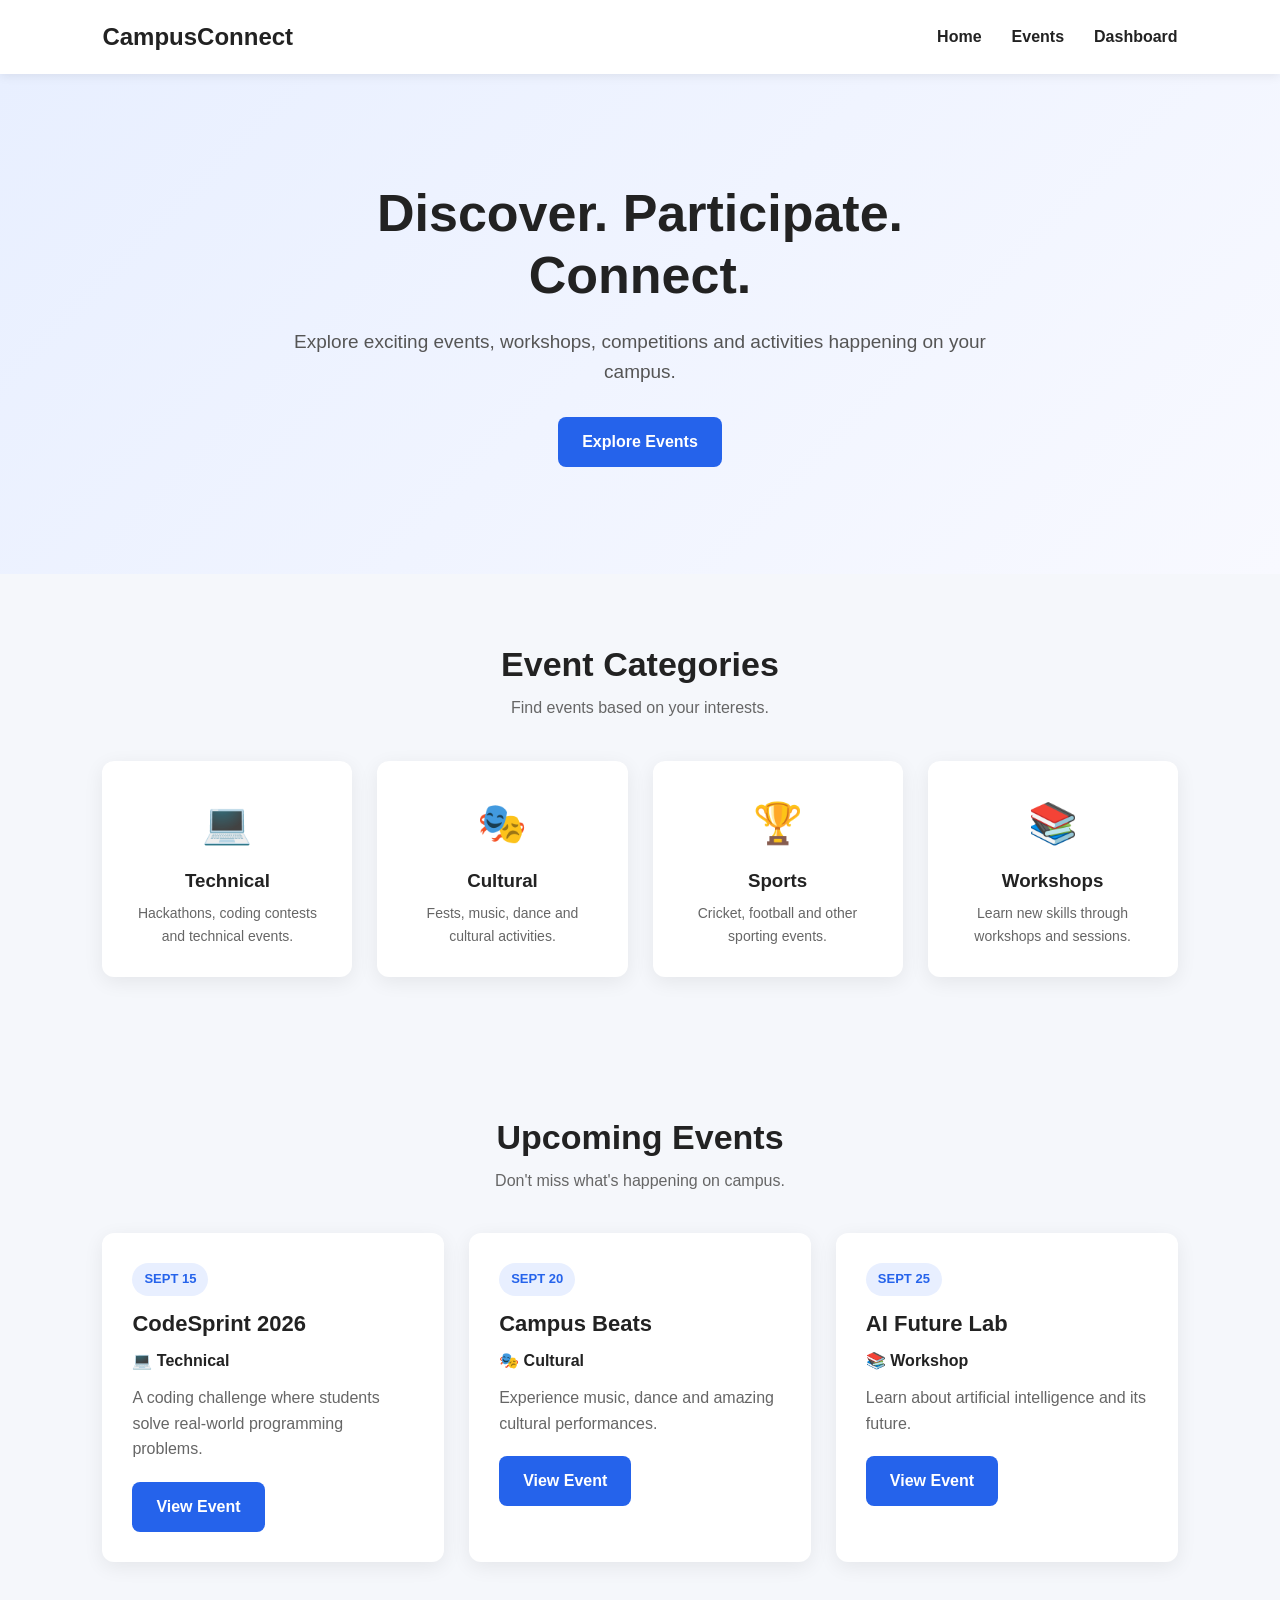
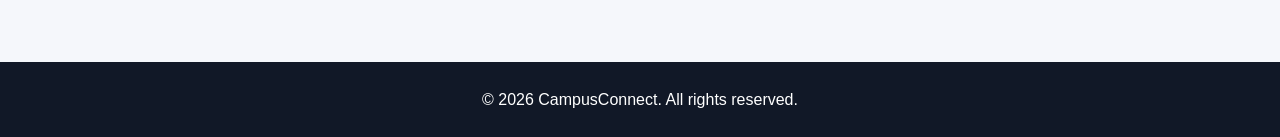
<file: index.html>
<!DOCTYPE html>
<html lang="en">

<head>

    <meta charset="UTF-8">

    <meta name="viewport"
          content="width=device-width, initial-scale=1.0">

    <title>CampusConnect</title>

    <link rel="stylesheet"
          href="css/style.css">

</head>

<body>

    <!-- Navigation Bar -->

    <nav class="navbar">

        <div class="logo">
            CampusConnect
        </div>

        <div class="nav-links">

            <a href="index.html">
                Home
            </a>

            <a href="events.html">
                Events
            </a>

            <a href="dashboard.html">
                Dashboard
            </a>

        </div>

    </nav>


    <!-- Hero Section -->

    <section class="hero">

        <div class="hero-content">

            <h1>
                Discover. Participate. Connect.
            </h1>

            <p>
                Explore exciting events, workshops,
                competitions and activities happening
                on your campus.
            </p>

            <a href="events.html"
               class="btn">
                Explore Events
            </a>

        </div>

    </section>


    <!-- Categories Section -->

    <section class="categories">

        <h2>
            Event Categories
        </h2>

        <p class="section-text">
            Find events based on your interests.
        </p>

        <div class="category-grid">

            <div class="category-card">
                <div class="category-icon">
                    💻
                </div>

                <h3>
                    Technical
                </h3>

                <p>
                    Hackathons, coding contests
                    and technical events.
                </p>
            </div>


            <div class="category-card">
                <div class="category-icon">
                    🎭
                </div>

                <h3>
                    Cultural
                </h3>

                <p>
                    Fests, music, dance and
                    cultural activities.
                </p>
            </div>


            <div class="category-card">
                <div class="category-icon">
                    🏆
                </div>

                <h3>
                    Sports
                </h3>

                <p>
                    Cricket, football and
                    other sporting events.
                </p>
            </div>


            <div class="category-card">
                <div class="category-icon">
                    📚
                </div>

                <h3>
                    Workshops
                </h3>

                <p>
                    Learn new skills through
                    workshops and sessions.
                </p>
            </div>

        </div>

    </section>


    <!-- Upcoming Events -->

    <section class="events-section">

        <h2>
            Upcoming Events
        </h2>

        <p class="section-text">
            Don't miss what's happening on campus.
        </p>


        <div class="event-grid">


            <!-- Event 1 -->

            <div class="event-card">

                <div class="event-date">
                    SEPT 15
                </div>

                <h3>
                    CodeSprint 2026
                </h3>

                <p class="event-category">
                    💻 Technical
                </p>

                <p>
                    A coding challenge where
                    students solve real-world
                    programming problems.
                </p>

                <a href="events.html"
                   class="btn">
                    View Event
                </a>

            </div>


            <!-- Event 2 -->

            <div class="event-card">

                <div class="event-date">
                    SEPT 20
                </div>

                <h3>
                    Campus Beats
                </h3>

                <p class="event-category">
                    🎭 Cultural
                </p>

                <p>
                    Experience music, dance and
                    amazing cultural performances.
                </p>

                <a href="events.html"
                   class="btn">
                    View Event
                </a>

            </div>


            <!-- Event 3 -->

            <div class="event-card">

                <div class="event-date">
                    SEPT 25
                </div>

                <h3>
                    AI Future Lab
                </h3>

                <p class="event-category">
                    📚 Workshop
                </p>

                <p>
                    Learn about artificial
                    intelligence and its future.
                </p>

                <a href="events.html"
                   class="btn">
                    View Event
                </a>

            </div>

        </div>

    </section>


    <!-- Footer -->

    <footer>

        <p>
            © 2026 CampusConnect.
            All rights reserved.
        </p>

    </footer>

</body>

</html>
</file>
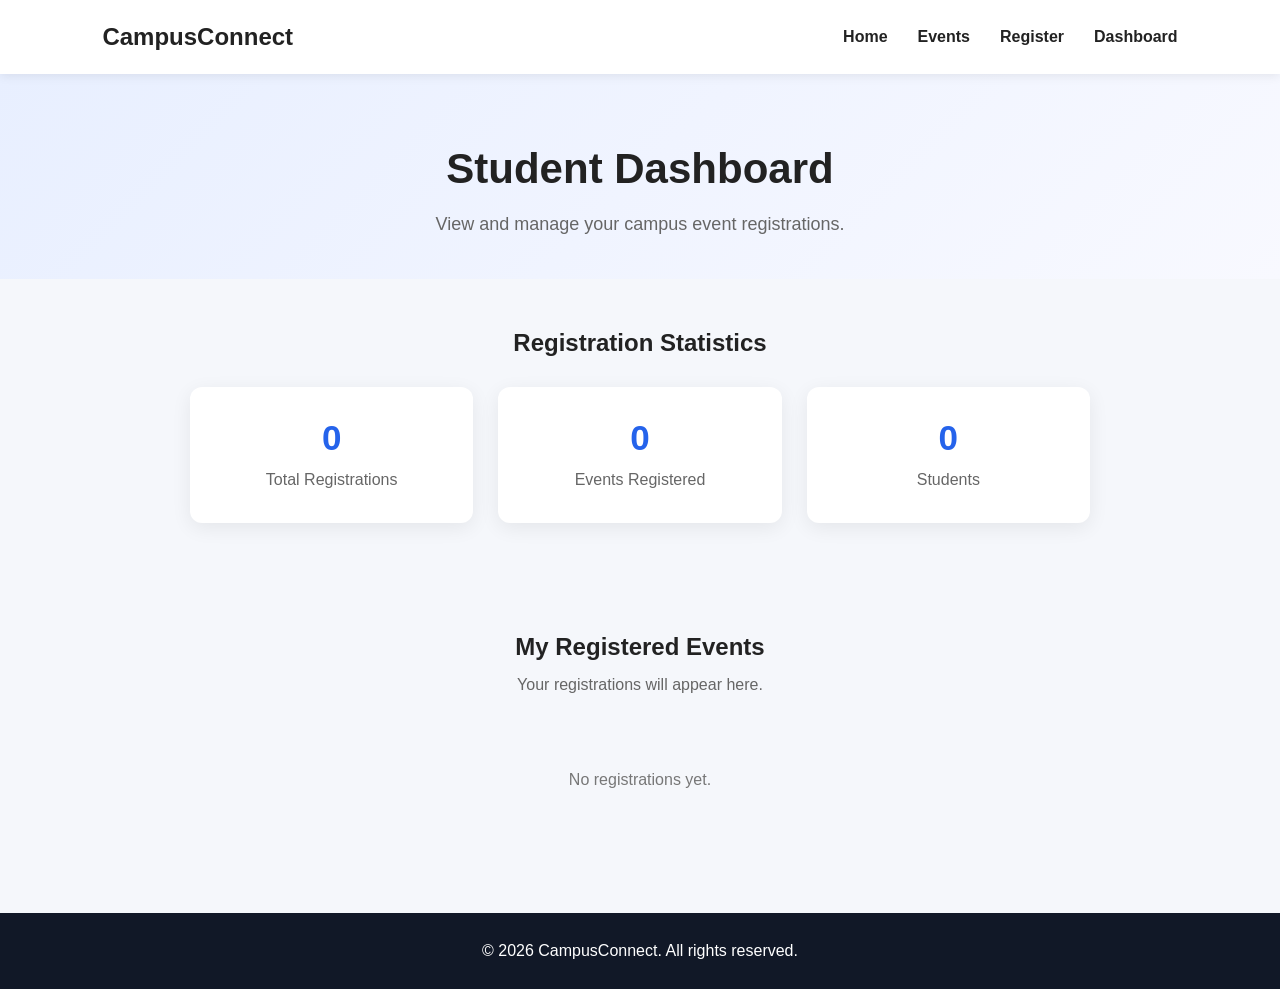
<file: dashboard/public/index.html>
<!DOCTYPE html>
<html lang="en">
<head>
    <meta charset="UTF-8">
    <meta name="viewport" content="width=device-width, initial-scale=1.0">

    <title>Student Dashboard - CampusConnect</title>

    <link rel="stylesheet" href="css/style.css">
    <link rel="stylesheet" href="css/dashboard.css">
</head>

<body>

    <nav class="navbar">
        <div class="logo">CampusConnect</div>

        <div class="nav-links">
            <a href="/">Home</a>
            <a href="/events/">Events</a>
            <a href="/register/">Register</a>
            <a href="/dashboard/">Dashboard</a>
        </div>
    </nav>

    <section class="dashboard-header">
        <h1>Student Dashboard</h1>
        <p>View and manage your campus event registrations.</p>
    </section>

    <!-- Registration Statistics -->
    <section class="statistics-section">
        <h2>Registration Statistics</h2>

        <div class="statistics-grid">

            <div class="stat-card">
                <h3 id="totalRegistrations">0</h3>
                <p>Total Registrations</p>
            </div>

            <div class="stat-card">
                <h3 id="uniqueEvents">0</h3>
                <p>Events Registered</p>
            </div>

            <div class="stat-card">
                <h3 id="studentCount">0</h3>
                <p>Students</p>
            </div>

        </div>
    </section>

    <!-- Registered Events -->
    <section class="registered-section">
        <h2>My Registered Events</h2>

        <p class="section-text">
            Your registrations will appear here.
        </p>

        <div
            id="registeredEvents"
            class="registered-events"
            aria-live="polite">
        </div>

        <p id="emptyMessage" class="empty-message">
            No registrations yet.
        </p>
    </section>

    <footer>
        <p>© 2026 CampusConnect. All rights reserved.</p>
    </footer>

    <script src="js/dashboard.js"></script>

</body>
</html>
</file>
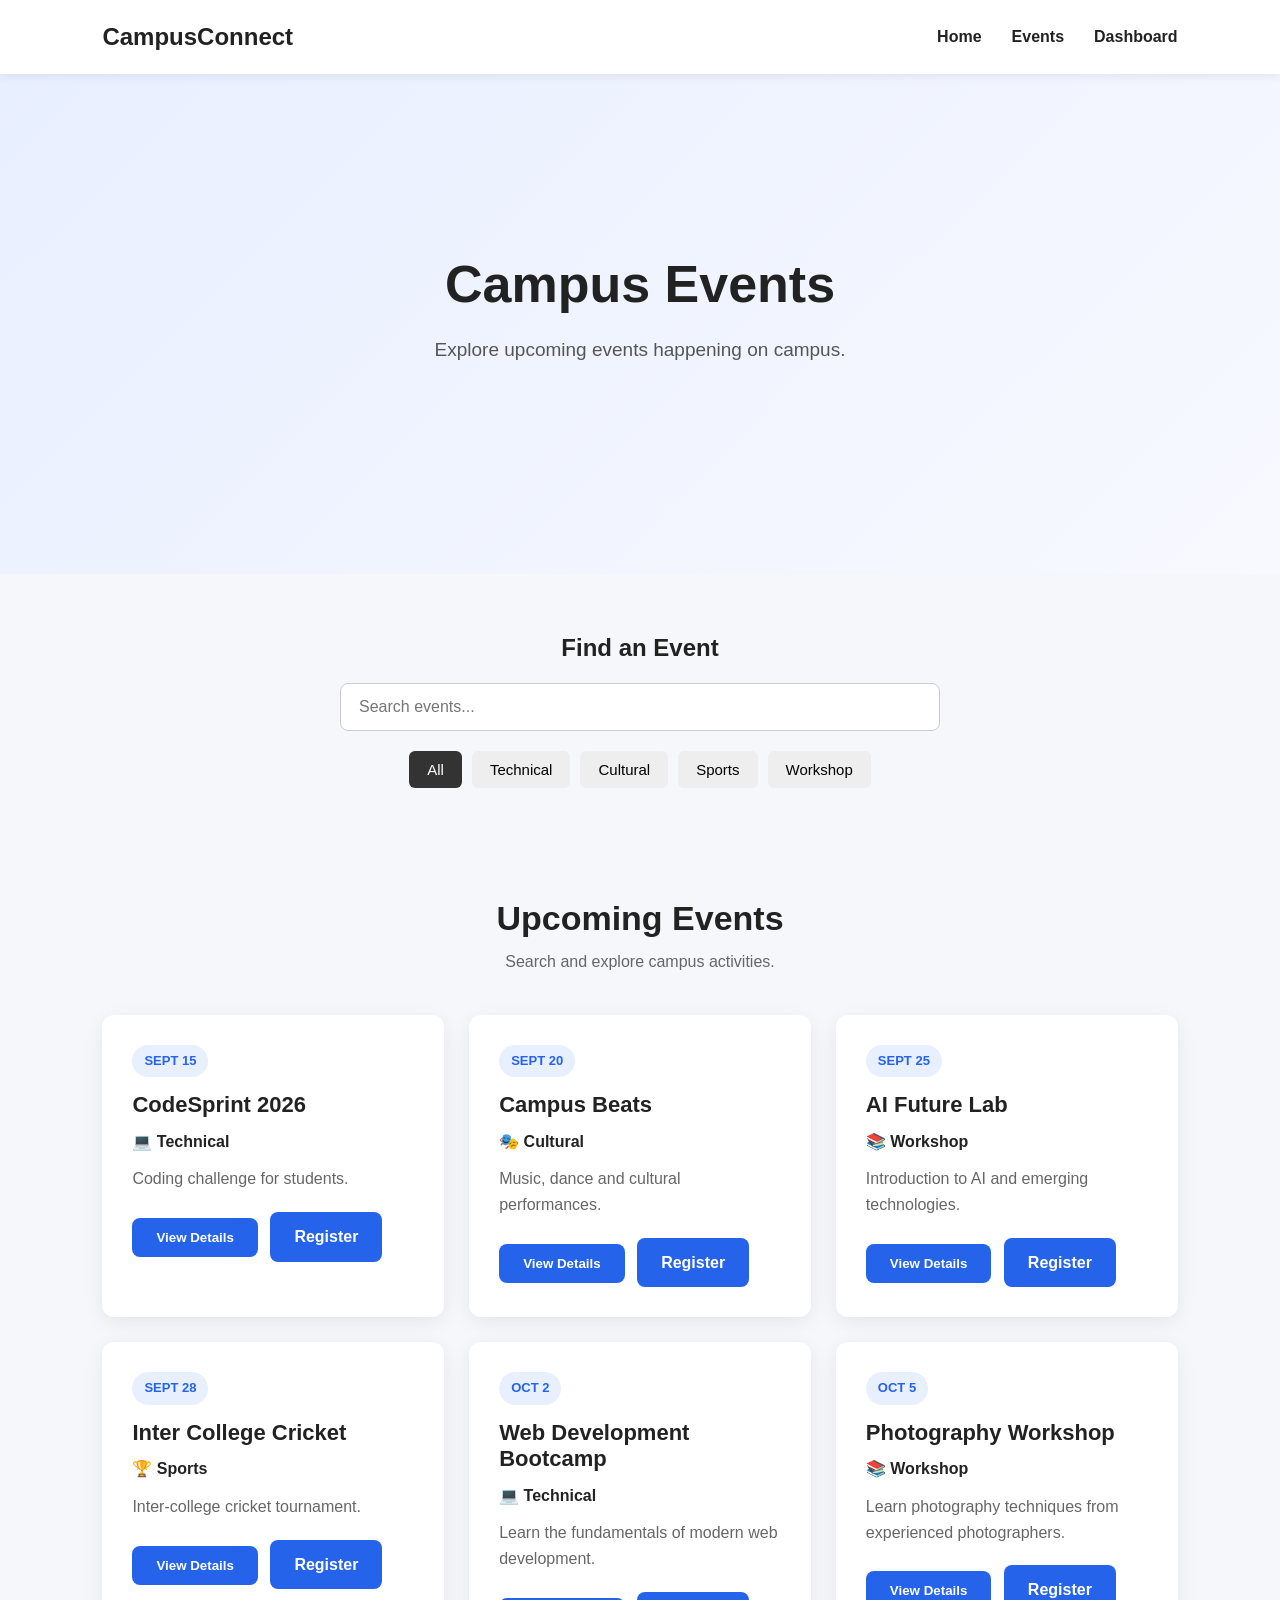
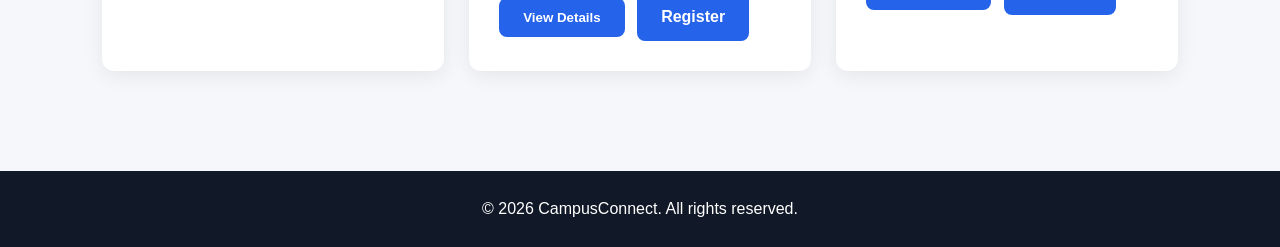
<file: events/public/index.html>
<!DOCTYPE html>
<html lang="en">

<head>

    <meta charset="UTF-8">

    <meta name="viewport"
          content="width=device-width, initial-scale=1.0">

    <title>Campus Events</title>

    <link rel="stylesheet"
          href="css/style.css">

</head>

<body>

    <!-- Navigation -->

    <nav class="navbar">

        <div class="logo">
            CampusConnect
        </div>

        <div class="nav-links">

            <a href="/">
                Home
            </a>

            <a href="/events/">
                Events
            </a>

            <a href="/dashboard/">
                Dashboard
            </a>

        </div>

    </nav>


    <!-- Event Header -->

    <section class="hero">

        <div class="hero-content">

            <h1>
                Campus Events
            </h1>

            <p>
                Explore upcoming events
                happening on campus.
            </p>

        </div>

    </section>


    <!-- Search and Filter -->

    <section class="event-controls">

        <h2>
            Find an Event
        </h2>

        <input
            type="text"
            id="searchInput"
            placeholder="Search events..."
        >

        <div class="filter-buttons">

            <button class="filter-btn active"
                    data-category="All">
                All
            </button>

            <button class="filter-btn"
                    data-category="Technical">
                Technical
            </button>

            <button class="filter-btn"
                    data-category="Cultural">
                Cultural
            </button>

            <button class="filter-btn"
                    data-category="Sports">
                Sports
            </button>

            <button class="filter-btn"
                    data-category="Workshop">
                Workshop
            </button>

        </div>

    </section>


    <!-- Event List -->

    <section class="events-section">

        <h2>
            Upcoming Events
        </h2>

        <p class="section-text">
            Search and explore campus activities.
        </p>


        <div class="event-grid" id="eventGrid">


            <!-- Event 1 -->

            <div class="event-card"
                 data-category="Technical"
                 data-title="CodeSprint 2026">

                <div class="event-date">
                    SEPT 15
                </div>

                <h3>
                    CodeSprint 2026
                </h3>

                <p class="event-category">
                    💻 Technical
                </p>

                <p>
                    Coding challenge for students.
                </p>

                <button class="btn details-btn">
                    View Details
                </button>

                <a href="/register/"
                   class="btn">
                    Register
                </a>

            </div>


            <!-- Event 2 -->

            <div class="event-card"
                 data-category="Cultural"
                 data-title="Campus Beats">

                <div class="event-date">
                    SEPT 20
                </div>

                <h3>
                    Campus Beats
                </h3>

                <p class="event-category">
                    🎭 Cultural
                </p>

                <p>
                    Music, dance and cultural
                    performances.
                </p>

                <button class="btn details-btn">
                    View Details
                </button>

                <a href="/register/"
                   class="btn">
                    Register
                </a>

            </div>


            <!-- Event 3 -->

            <div class="event-card"
                 data-category="Workshop"
                 data-title="AI Future Lab">

                <div class="event-date">
                    SEPT 25
                </div>

                <h3>
                    AI Future Lab
                </h3>

                <p class="event-category">
                    📚 Workshop
                </p>

                <p>
                    Introduction to AI and
                    emerging technologies.
                </p>

                <button class="btn details-btn">
                    View Details
                </button>

                <a href="/register/"
                   class="btn">
                    Register
                </a>

            </div>


            <!-- Event 4 -->

            <div class="event-card"
                 data-category="Sports"
                 data-title="Inter College Cricket">

                <div class="event-date">
                    SEPT 28
                </div>

                <h3>
                    Inter College Cricket
                </h3>

                <p class="event-category">
                    🏆 Sports
                </p>

                <p>
                    Inter-college cricket
                    tournament.
                </p>

                <button class="btn details-btn">
                    View Details
                </button>

                <a href="/register/"
                   class="btn">
                    Register
                </a>

            </div>


            <!-- Event 5 -->

            <div class="event-card"
                 data-category="Technical"
                 data-title="Web Development Bootcamp">

                <div class="event-date">
                    OCT 2
                </div>

                <h3>
                    Web Development Bootcamp
                </h3>

                <p class="event-category">
                    💻 Technical
                </p>

                <p>
                    Learn the fundamentals of
                    modern web development.
                </p>

                <button class="btn details-btn">
                    View Details
                </button>

                <a href="/register/"
                   class="btn">
                    Register
                </a>

            </div>


            <!-- Event 6 -->

            <div class="event-card"
                 data-category="Workshop"
                 data-title="Photography Workshop">

                <div class="event-date">
                    OCT 5
                </div>

                <h3>
                    Photography Workshop
                </h3>

                <p class="event-category">
                    📚 Workshop
                </p>

                <p>
                    Learn photography techniques
                    from experienced photographers.
                </p>

                <button class="btn details-btn">
                    View Details
                </button>

                <a href="/register/"
                   class="btn">
                    Register
                </a>

            </div>


        </div>

        <p id="noResults" class="no-results">
            No events found.
        </p>

    </section>


    <!-- Event Details Popup -->

    <div id="detailsModal" class="details-modal">

        <div class="details-box">

            <button id="closeModal"
                    class="close-btn">
                ×
            </button>

            <h2 id="modalTitle">
                Event Details
            </h2>

            <p id="modalCategory"></p>

            <p id="modalDate"></p>

            <p id="modalDescription"></p>

            <a href="/register/"
               class="btn">
                Register for Event
            </a>

        </div>

    </div>


    <footer>

        <p>
            © 2026 CampusConnect.
            All rights reserved.
        </p>

    </footer>


    <!-- Member 3 JavaScript -->

    <script src="js/events.js"></script>

</body>

</html>
</file>
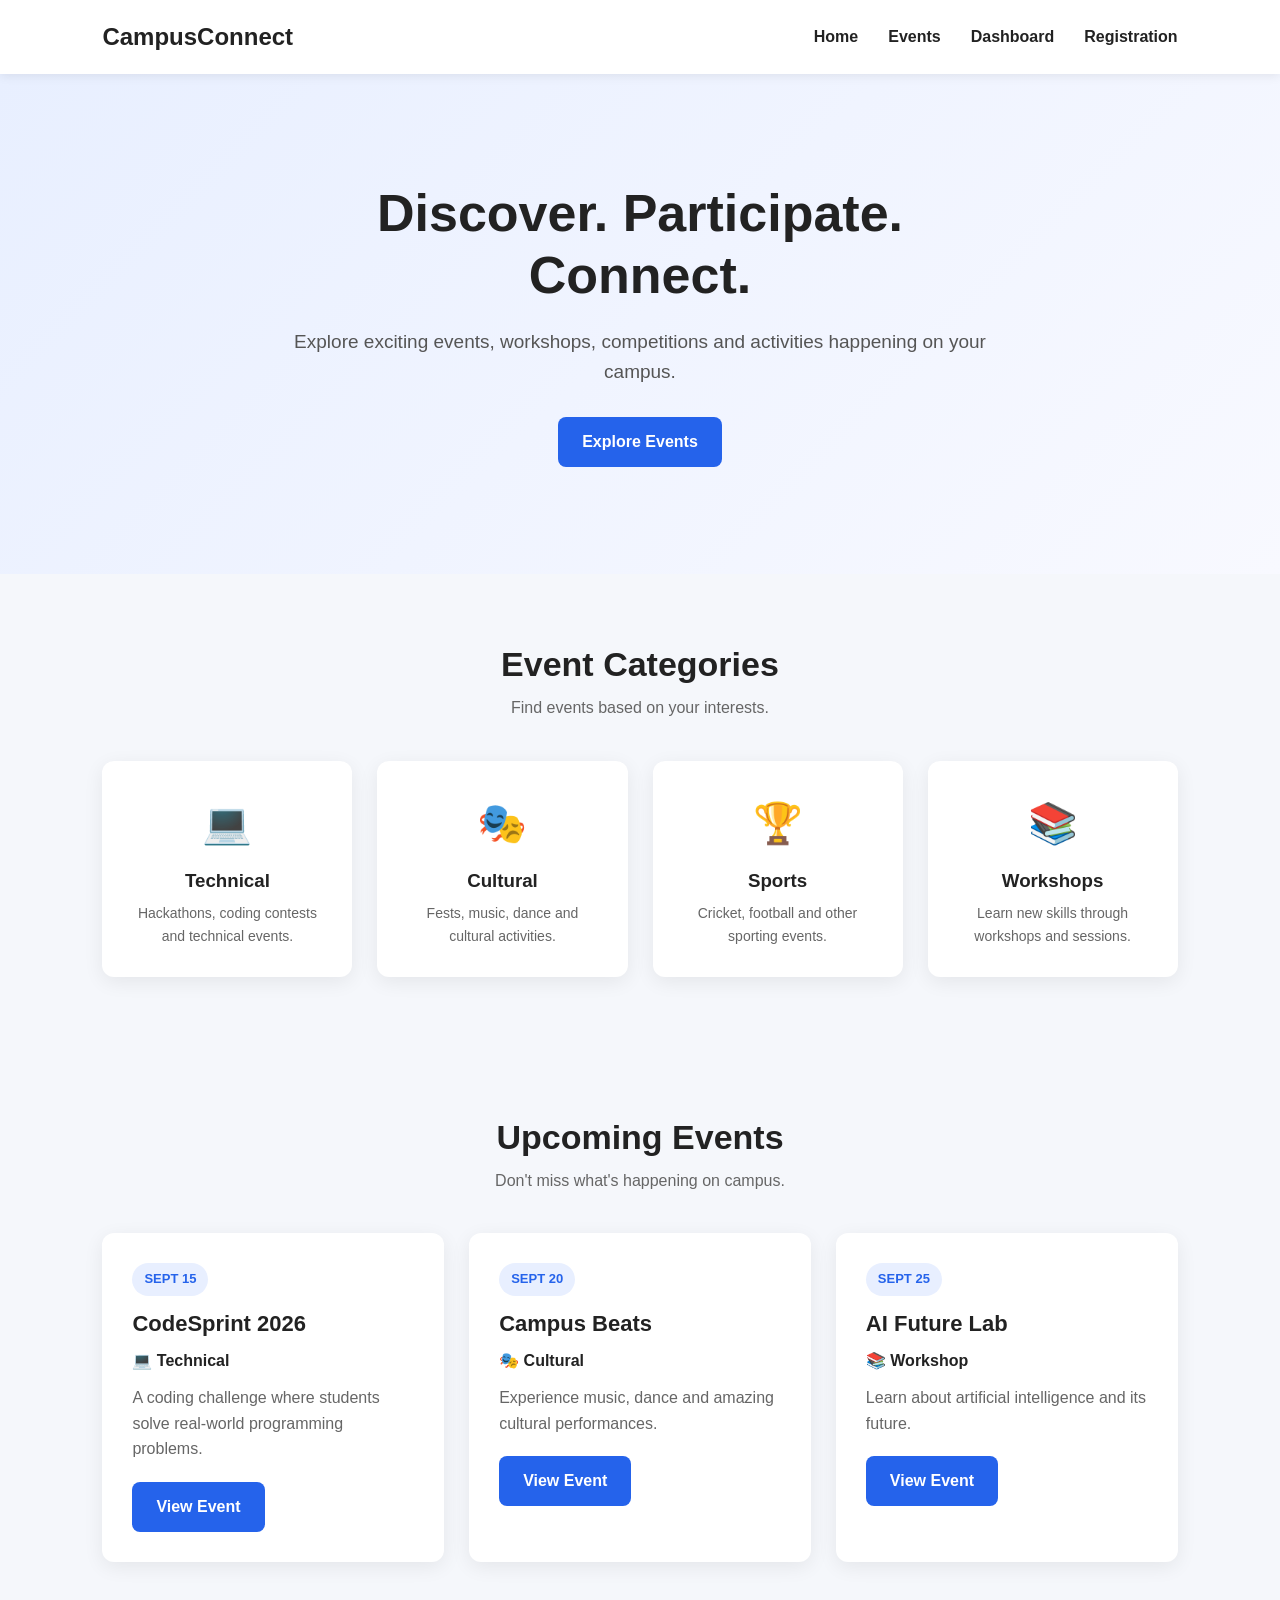
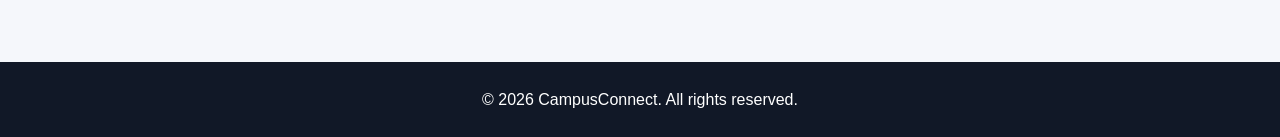
<file: home/public/index.html>
<!DOCTYPE html>
<html lang="en">

<head>
    <meta charset="UTF-8">
    <meta name="viewport" content="width=device-width, initial-scale=1.0">
    <title>CampusConnect</title>

    <link rel="stylesheet" href="/css/style.css">
</head>

<body>

    <!-- Navigation Bar -->
    <nav class="navbar">

        <div class="logo">
            CampusConnect
        </div>

        <div class="nav-links">
            <a href="/">Home</a>
            <a href="/events/">Events</a>
            <a href="/dashboard/">Dashboard</a>
            <a href="/register/">Registration</a>
        </div>

    </nav>

    <!-- Hero Section -->
    <section class="hero">

        <div class="hero-content">

            <h1>
                Discover. Participate. Connect.
            </h1>

            <p>
                Explore exciting events, workshops,
                competitions and activities happening
                on your campus.
            </p>

            <a href="/events/" class="btn">
                Explore Events
            </a>

        </div>

    </section>

    <!-- Categories Section -->
    <section class="categories">

        <h2>Event Categories</h2>

        <p class="section-text">
            Find events based on your interests.
        </p>

        <div class="category-grid">

            <div class="category-card">
                <div class="category-icon">💻</div>
                <h3>Technical</h3>
                <p>
                    Hackathons, coding contests
                    and technical events.
                </p>
            </div>

            <div class="category-card">
                <div class="category-icon">🎭</div>
                <h3>Cultural</h3>
                <p>
                    Fests, music, dance and
                    cultural activities.
                </p>
            </div>

            <div class="category-card">
                <div class="category-icon">🏆</div>
                <h3>Sports</h3>
                <p>
                    Cricket, football and
                    other sporting events.
                </p>
            </div>

            <div class="category-card">
                <div class="category-icon">📚</div>
                <h3>Workshops</h3>
                <p>
                    Learn new skills through
                    workshops and sessions.
                </p>
            </div>

        </div>

    </section>

    <!-- Upcoming Events -->
    <section class="events-section">

        <h2>Upcoming Events</h2>

        <p class="section-text">
            Don't miss what's happening on campus.
        </p>

        <div class="event-grid">

            <!-- Event 1 -->
            <div class="event-card">

                <div class="event-date">SEPT 15</div>

                <h3>CodeSprint 2026</h3>

                <p class="event-category">
                    💻 Technical
                </p>

                <p>
                    A coding challenge where
                    students solve real-world
                    programming problems.
                </p>

                <a href="/events/" class="btn">
                    View Event
                </a>

            </div>

            <!-- Event 2 -->
            <div class="event-card">

                <div class="event-date">SEPT 20</div>

                <h3>Campus Beats</h3>

                <p class="event-category">
                    🎭 Cultural
                </p>

                <p>
                    Experience music, dance and
                    amazing cultural performances.
                </p>

                <a href="/events/" class="btn">
                    View Event
                </a>

            </div>

            <!-- Event 3 -->
            <div class="event-card">

                <div class="event-date">SEPT 25</div>

                <h3>AI Future Lab</h3>

                <p class="event-category">
                    📚 Workshop
                </p>

                <p>
                    Learn about artificial
                    intelligence and its future.
                </p>

                <a href="/events/" class="btn">
                    View Event
                </a>

            </div>

        </div>

    </section>

    <!-- Footer -->
    <footer>

        <p>
            © 2026 CampusConnect.
            All rights reserved.
        </p>

    </footer>

</body>
</html>
</file>
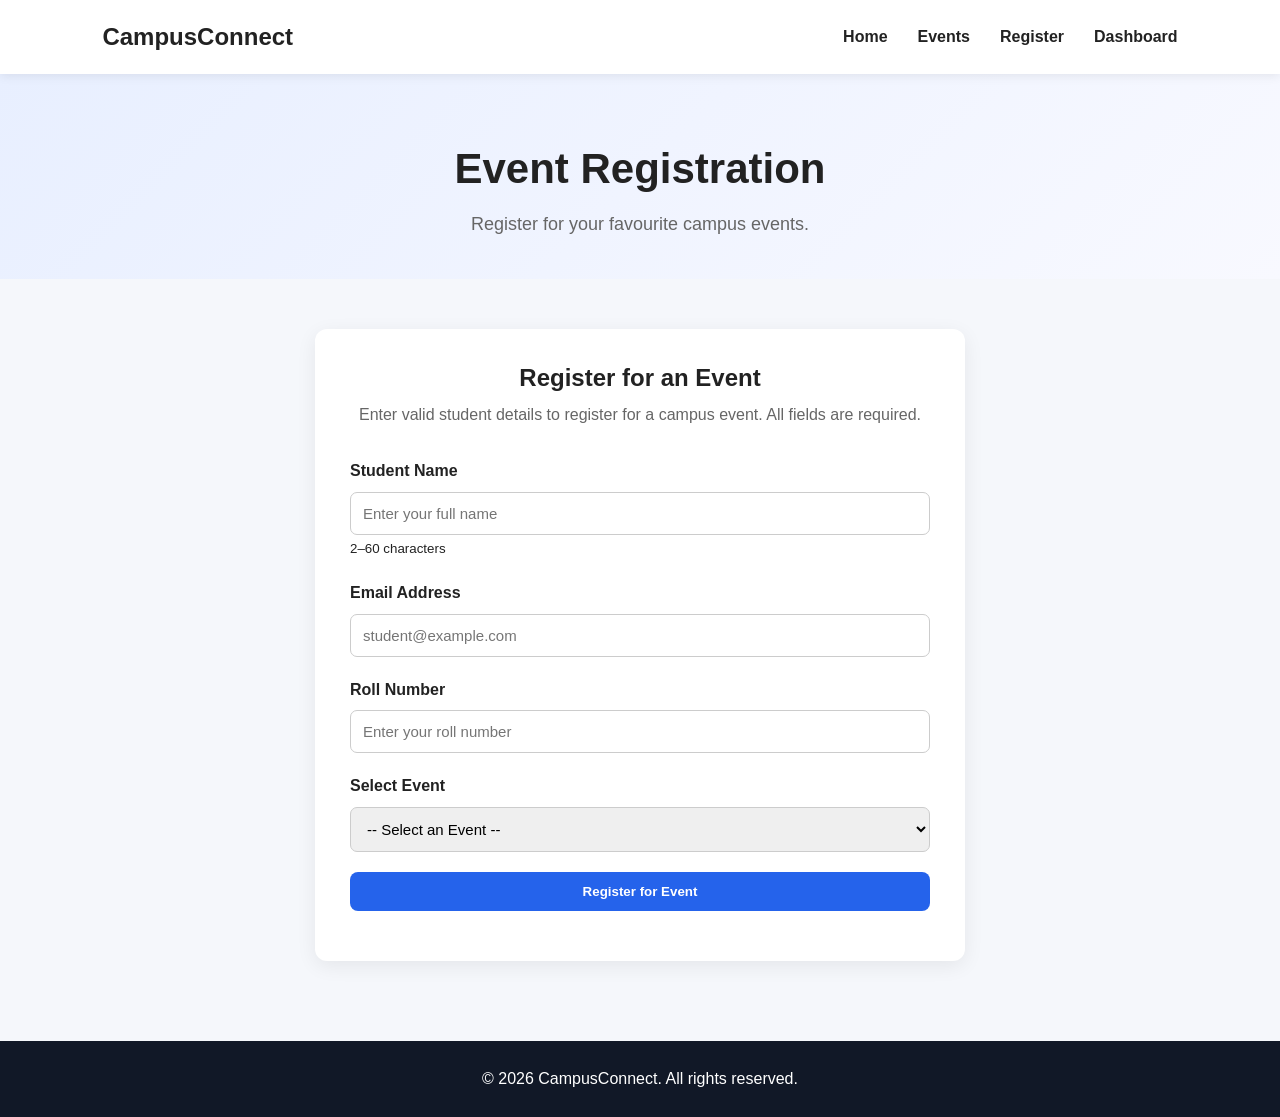
<file: registration/public/index.html>
<!DOCTYPE html>
<html lang="en">
<head>
    <meta charset="UTF-8">
    <meta name="viewport" content="width=device-width, initial-scale=1.0">
    <title>Event Registration - CampusConnect</title>
    <link rel="stylesheet" href="css/style.css">
    <link rel="stylesheet" href="css/dashboard.css">
</head>
<body>

    <nav class="navbar">
        <div class="logo">CampusConnect</div>
        <div class="nav-links">
            <a href="/">Home</a>
            <a href="/events/">Events</a>
            <a href="/register/">Register</a>
            <a href="/dashboard/">Dashboard</a>
        </div>
    </nav>

    <section class="dashboard-header">
        <h1>Event Registration</h1>
        <p>Register for your favourite campus events.</p>
    </section>

    <section class="registration-section">
        <div class="registration-card">
            <h2>Register for an Event</h2>

            <p class="form-description">
                Enter valid student details to register for a campus event.
                All fields are required.
            </p>

            <form id="registrationForm" novalidate>

                <div class="form-group">
                    <label for="studentName">Student Name</label>
                    <input type="text" id="studentName"
                        placeholder="Enter your full name"
                        minlength="2" maxlength="60" required>
                    <small id="nameHint" class="field-hint">
                        2–60 characters
                    </small>
                </div>

                <div class="form-group">
                    <label for="studentEmail">Email Address</label>
                    <input type="email" id="studentEmail"
                        placeholder="student@example.com" required>
                </div>

                <div class="form-group">
                    <label for="rollNumber">Roll Number</label>
                    <input type="text" id="rollNumber"
                        placeholder="Enter your roll number"
                        minlength="2" maxlength="20" required>
                </div>

                <div class="form-group">
                    <label for="eventSelect">Select Event</label>
                    <select id="eventSelect" required>
                        <option value="">-- Select an Event --</option>
                        <option value="CodeSprint 2026">CodeSprint 2026</option>
                        <option value="Campus Beats">Campus Beats</option>
                        <option value="AI Future Lab">AI Future Lab</option>
                        <option value="Inter College Cricket">Inter College Cricket</option>
                        <option value="Web Development Bootcamp">Web Development Bootcamp</option>
                        <option value="Photography Workshop">Photography Workshop</option>
                    </select>
                </div>

                <button type="submit" class="btn">
                    Register for Event
                </button>
            </form>

            <p id="registrationMessage"
                class="registration-message"
                role="status" aria-live="polite"></p>
        </div>
    </section>

    <footer>
        <p>© 2026 CampusConnect. All rights reserved.</p>
    </footer>

    <script src="js/registration.js"></script>
</body>
</html>
</file>
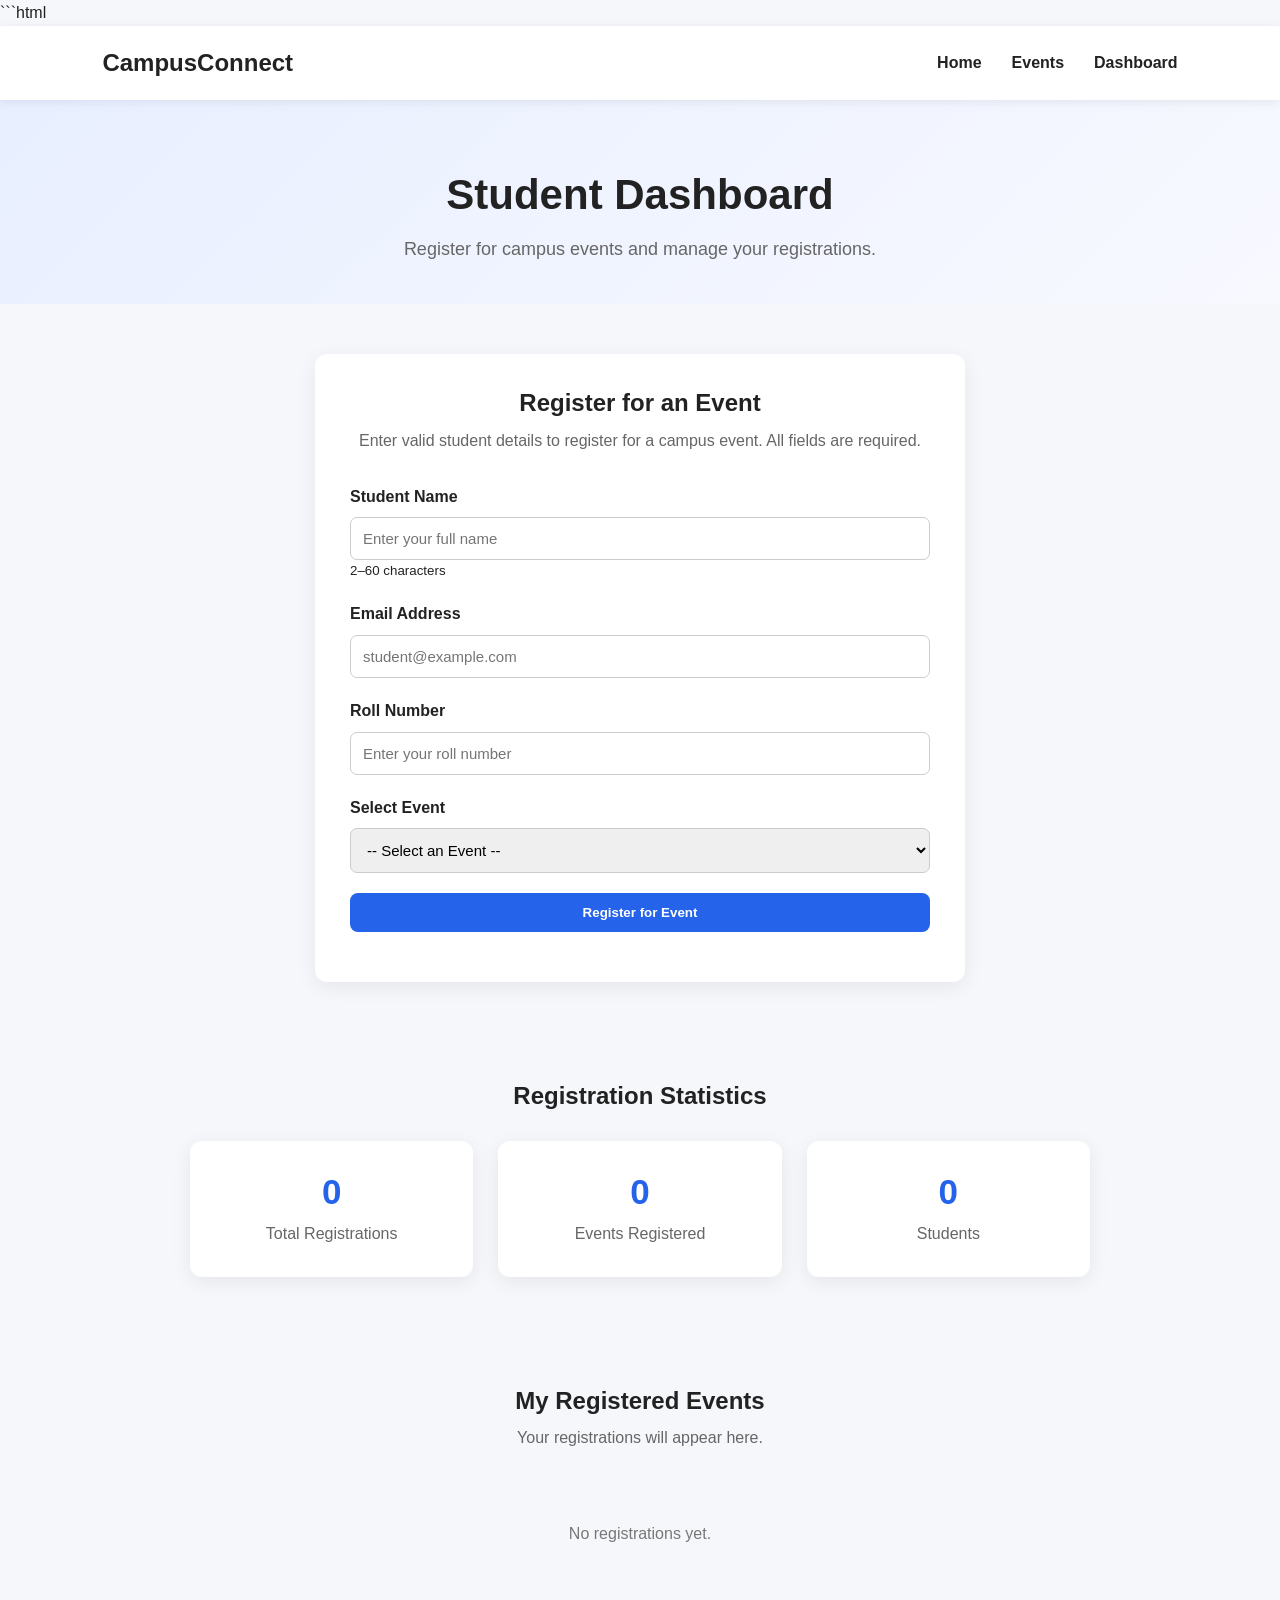
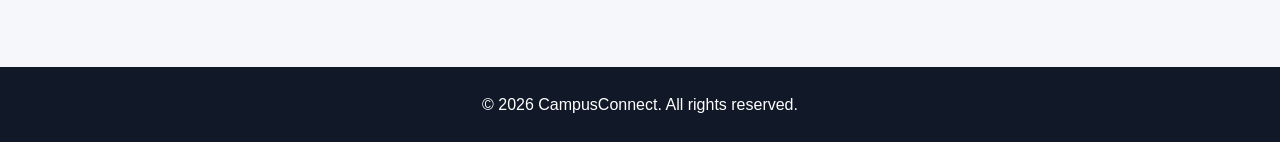
<file: dashboard.html>
```html
<!DOCTYPE html>
<html lang="en">
<head>
    <meta charset="UTF-8">
    <meta name="viewport" content="width=device-width, initial-scale=1.0">

    <title>Student Dashboard - CampusConnect</title>



    

    <link rel="stylesheet" href="css/style.css">
    <link rel="stylesheet" href="css/dashboard.css">
</head>

<body>

    <!-- Navigation -->
    <nav class="navbar">
        <div class="logo">CampusConnect</div>

        <div class="nav-links">
            <a href="index.html">Home</a>
            <a href="events.html">Events</a>
            <a href="dashboard.html">Dashboard</a>
        </div>
    </nav>

    <!-- Dashboard Header -->
    <section class="dashboard-header">
        <h1>Student Dashboard</h1>
        <p>Register for campus events and manage your registrations.</p>
    </section>

    <!-- Registration Section -->
    <section class="registration-section">
        <div class="registration-card">

            <h2>Register for an Event</h2>

            <p class="form-description">
                Enter valid student details to register for a campus event.
                All fields are required.
            </p>

            <form id="registrationForm" novalidate>

                <div class="form-group">
                    <label for="studentName">Student Name</label>
                    <input
                        type="text"
                        id="studentName"
                        name="studentName"
                        placeholder="Enter your full name"
                        minlength="2"
                        maxlength="60"
                        autocomplete="name"
                        required
                    >
                    <small id="nameHint" class="field-hint">
                        2–60 characters
                    </small>
                </div>

                <div class="form-group">
                    <label for="studentEmail">Email Address</label>
                    <input
                        type="email"
                        id="studentEmail"
                        name="studentEmail"
                        placeholder="student@example.com"
                        autocomplete="email"
                        required
                    >
                </div>

                <div class="form-group">
                    <label for="rollNumber">Roll Number</label>
                    <input
                        type="text"
                        id="rollNumber"
                        name="rollNumber"
                        placeholder="Enter your roll number"
                        minlength="2"
                        maxlength="20"
                        autocomplete="off"
                        required
                    >
                </div>

                <div class="form-group">
                    <label for="eventSelect">Select Event</label>
                    <select id="eventSelect" name="eventSelect" required>
                        <option value="">-- Select an Event --</option>
                        <option value="CodeSprint 2026">CodeSprint 2026</option>
                        <option value="Campus Beats">Campus Beats</option>
                        <option value="AI Future Lab">AI Future Lab</option>
                        <option value="Inter College Cricket">Inter College Cricket</option>
                        <option value="Web Development Bootcamp">Web Development Bootcamp</option>
                        <option value="Photography Workshop">Photography Workshop</option>
                    </select>
                </div>

                <button type="submit" class="btn">
                    Register for Event
                </button>

            </form>

            <p
                id="registrationMessage"
                class="registration-message"
                role="status"
                aria-live="polite"
            ></p>

        </div>
    </section>

    <!-- Registration Statistics -->
    <section class="statistics-section">
        <h2>Registration Statistics</h2>

        <div class="statistics-grid">

            <div class="stat-card">
                <h3 id="totalRegistrations">0</h3>
                <p>Total Registrations</p>
            </div>

            <div class="stat-card">
                <h3 id="uniqueEvents">0</h3>
                <p>Events Registered</p>
            </div>

            <div class="stat-card">
                <h3 id="studentCount">0</h3>
                <p>Students</p>
            </div>

        </div>
    </section>

    <!-- Registered Events -->
    <section class="registered-section">
        <h2>My Registered Events</h2>

        <p class="section-text">
            Your registrations will appear here.
        </p>

        <div
            id="registeredEvents"
            class="registered-events"
            aria-live="polite"
        ></div>

        <p id="emptyMessage" class="empty-message">
            No registrations yet.
        </p>
    </section>

    <!-- Footer -->
    <footer>
        <p>© 2026 CampusConnect. All rights reserved.</p>
    </footer>

    <script src="js/dashboard.js"></script>

</body>
</html>
</file>
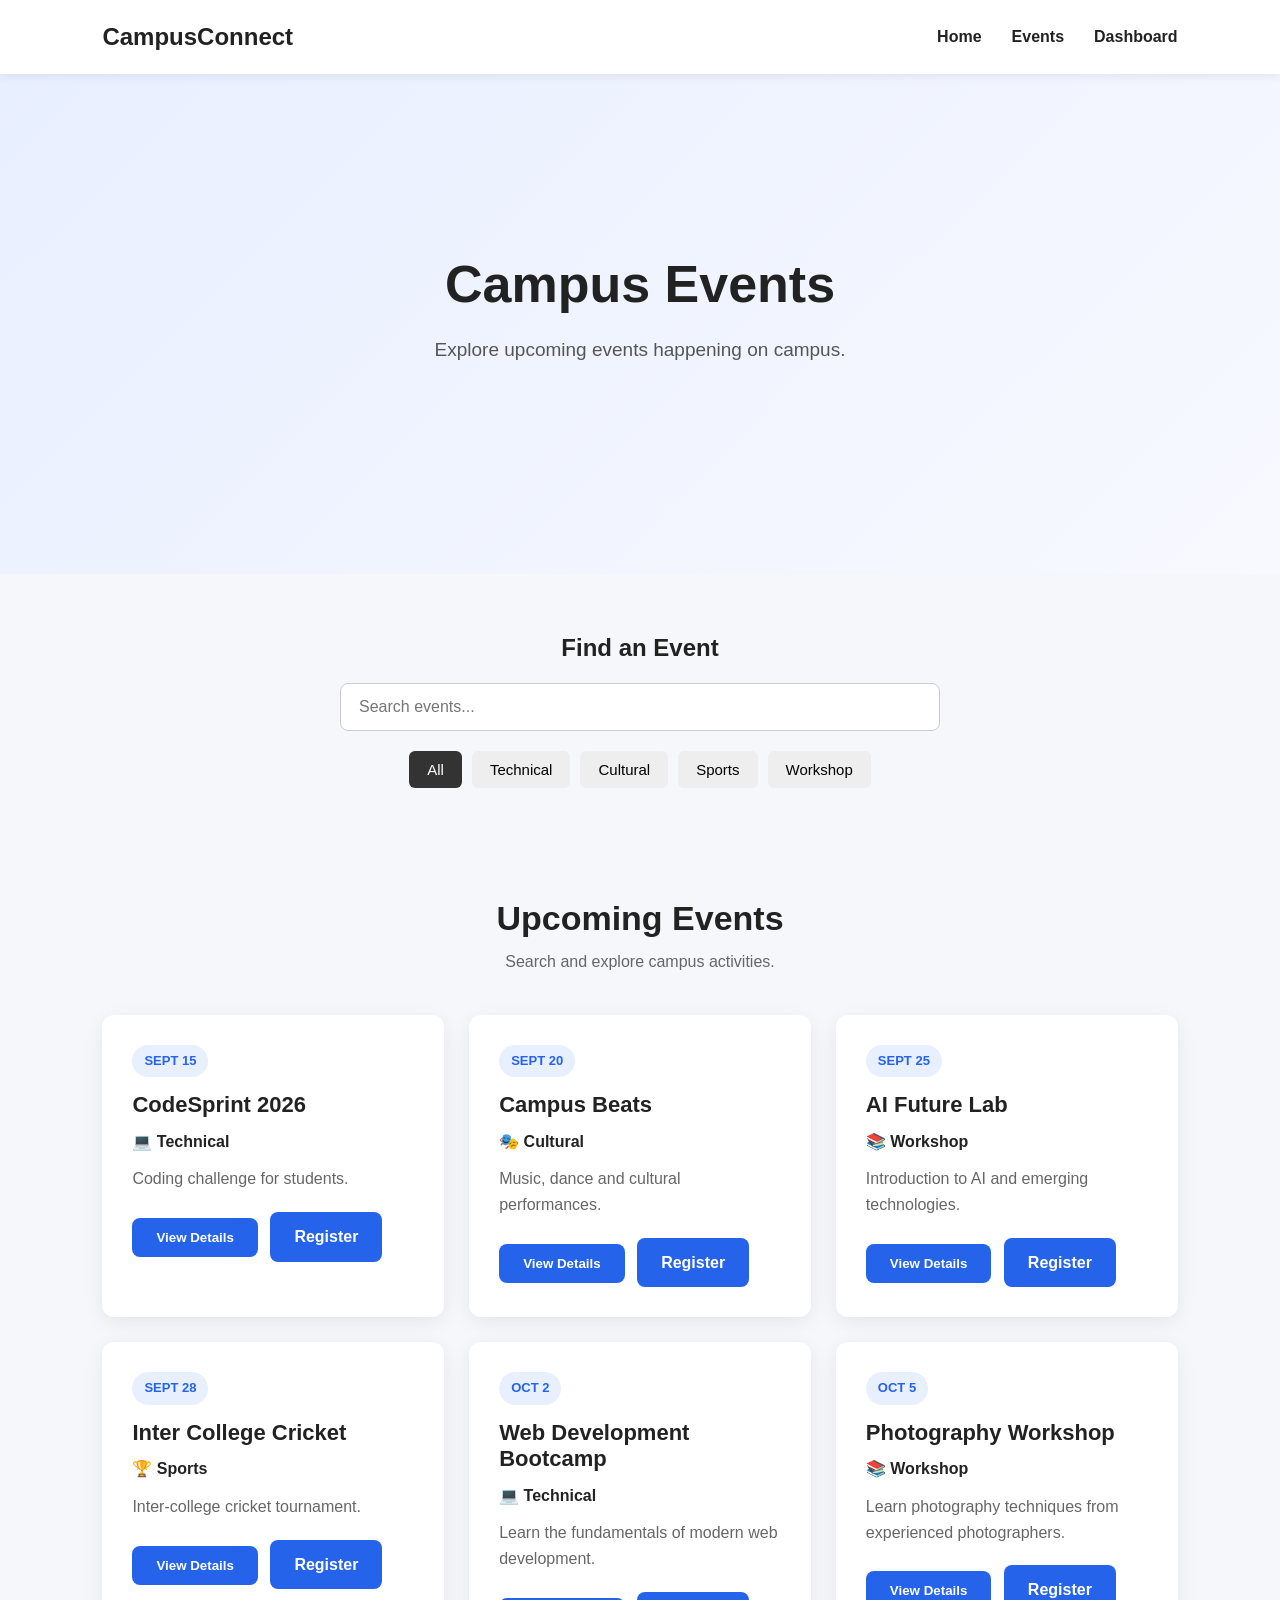
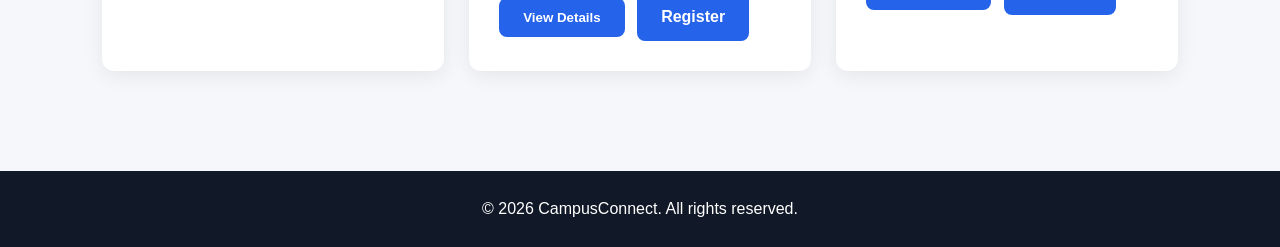
<file: events.html>
<!DOCTYPE html>
<html lang="en">

<head>

    <meta charset="UTF-8">

    <meta name="viewport"
          content="width=device-width, initial-scale=1.0">

    <title>Campus Events</title>

    <link rel="stylesheet"
          href="css/style.css">

</head>

<body>

    <!-- Navigation -->

    <nav class="navbar">

        <div class="logo">
            CampusConnect
        </div>

        <div class="nav-links">

            <a href="index.html">
                Home
            </a>

            <a href="events.html">
                Events
            </a>

            <a href="dashboard.html">
                Dashboard
            </a>

        </div>

    </nav>


    <!-- Event Header -->

    <section class="hero">

        <div class="hero-content">

            <h1>
                Campus Events
            </h1>

            <p>
                Explore upcoming events
                happening on campus.
            </p>

        </div>

    </section>


    <!-- Search and Filter -->

    <section class="event-controls">

        <h2>
            Find an Event
        </h2>

        <input
            type="text"
            id="searchInput"
            placeholder="Search events..."
        >

        <div class="filter-buttons">

            <button class="filter-btn active"
                    data-category="All">
                All
            </button>

            <button class="filter-btn"
                    data-category="Technical">
                Technical
            </button>

            <button class="filter-btn"
                    data-category="Cultural">
                Cultural
            </button>

            <button class="filter-btn"
                    data-category="Sports">
                Sports
            </button>

            <button class="filter-btn"
                    data-category="Workshop">
                Workshop
            </button>

        </div>

    </section>


    <!-- Event List -->

    <section class="events-section">

        <h2>
            Upcoming Events
        </h2>

        <p class="section-text">
            Search and explore campus activities.
        </p>


        <div class="event-grid" id="eventGrid">


            <!-- Event 1 -->

            <div class="event-card"
                 data-category="Technical"
                 data-title="CodeSprint 2026">

                <div class="event-date">
                    SEPT 15
                </div>

                <h3>
                    CodeSprint 2026
                </h3>

                <p class="event-category">
                    💻 Technical
                </p>

                <p>
                    Coding challenge for students.
                </p>

                <button class="btn details-btn">
                    View Details
                </button>

                <a href="dashboard.html"
                   class="btn">
                    Register
                </a>

            </div>


            <!-- Event 2 -->

            <div class="event-card"
                 data-category="Cultural"
                 data-title="Campus Beats">

                <div class="event-date">
                    SEPT 20
                </div>

                <h3>
                    Campus Beats
                </h3>

                <p class="event-category">
                    🎭 Cultural
                </p>

                <p>
                    Music, dance and cultural
                    performances.
                </p>

                <button class="btn details-btn">
                    View Details
                </button>

                <a href="dashboard.html"
                   class="btn">
                    Register
                </a>

            </div>


            <!-- Event 3 -->

            <div class="event-card"
                 data-category="Workshop"
                 data-title="AI Future Lab">

                <div class="event-date">
                    SEPT 25
                </div>

                <h3>
                    AI Future Lab
                </h3>

                <p class="event-category">
                    📚 Workshop
                </p>

                <p>
                    Introduction to AI and
                    emerging technologies.
                </p>

                <button class="btn details-btn">
                    View Details
                </button>

                <a href="dashboard.html"
                   class="btn">
                    Register
                </a>

            </div>


            <!-- Event 4 -->

            <div class="event-card"
                 data-category="Sports"
                 data-title="Inter College Cricket">

                <div class="event-date">
                    SEPT 28
                </div>

                <h3>
                    Inter College Cricket
                </h3>

                <p class="event-category">
                    🏆 Sports
                </p>

                <p>
                    Inter-college cricket
                    tournament.
                </p>

                <button class="btn details-btn">
                    View Details
                </button>

                <a href="dashboard.html"
                   class="btn">
                    Register
                </a>

            </div>


            <!-- Event 5 -->

            <div class="event-card"
                 data-category="Technical"
                 data-title="Web Development Bootcamp">

                <div class="event-date">
                    OCT 2
                </div>

                <h3>
                    Web Development Bootcamp
                </h3>

                <p class="event-category">
                    💻 Technical
                </p>

                <p>
                    Learn the fundamentals of
                    modern web development.
                </p>

                <button class="btn details-btn">
                    View Details
                </button>

                <a href="dashboard.html"
                   class="btn">
                    Register
                </a>

            </div>


            <!-- Event 6 -->

            <div class="event-card"
                 data-category="Workshop"
                 data-title="Photography Workshop">

                <div class="event-date">
                    OCT 5
                </div>

                <h3>
                    Photography Workshop
                </h3>

                <p class="event-category">
                    📚 Workshop
                </p>

                <p>
                    Learn photography techniques
                    from experienced photographers.
                </p>

                <button class="btn details-btn">
                    View Details
                </button>

                <a href="dashboard.html"
                   class="btn">
                    Register
                </a>

            </div>


        </div>

        <p id="noResults" class="no-results">
            No events found.
        </p>

    </section>


    <!-- Event Details Popup -->

    <div id="detailsModal" class="details-modal">

        <div class="details-box">

            <button id="closeModal"
                    class="close-btn">
                ×
            </button>

            <h2 id="modalTitle">
                Event Details
            </h2>

            <p id="modalCategory"></p>

            <p id="modalDate"></p>

            <p id="modalDescription"></p>

            <a href="dashboard.html"
               class="btn">
                Register for Event
            </a>

        </div>

    </div>


    <footer>

        <p>
            © 2026 CampusConnect.
            All rights reserved.
        </p>

    </footer>


    <!-- Member 3 JavaScript -->

    <script src="js/events.js"></script>

</body>

</html>
</file>
<file: css/style.css>
/* ================================
   General Styles
================================ */

* {
    margin: 0;
    padding: 0;
    box-sizing: border-box;
}

body {
    font-family: Arial, sans-serif;
    background-color: #f5f7fb;
    color: #222;
    line-height: 1.6;
}

a {
    text-decoration: none;
    color: inherit;
}

h1,
h2,
h3 {
    line-height: 1.2;
}


/* ================================
   Navigation Bar
================================ */

.navbar {
    background-color: #ffffff;

    display: flex;
    justify-content: space-between;
    align-items: center;

    padding: 18px 8%;

    box-shadow: 0 2px 10px rgba(0, 0, 0, 0.08);

    position: sticky;
    top: 0;

    z-index: 100;
}

.logo {
    font-size: 24px;
    font-weight: bold;
}

.nav-links {
    display: flex;
    gap: 30px;
}

.nav-links a {
    font-weight: 600;
    transition: 0.3s;
}

.nav-links a:hover {
    opacity: 0.6;
}


/* ================================
   Hero Section
================================ */

.hero {
    min-height: 500px;

    display: flex;
    justify-content: center;
    align-items: center;

    text-align: center;

    padding: 60px 20px;

    background: linear-gradient(
        135deg,
        #e8efff,
        #f8f9ff
    );
}

.hero-content {
    max-width: 750px;
}

.hero h1 {
    font-size: 52px;
    margin-bottom: 20px;
}

.hero p {
    font-size: 19px;
    color: #555;

    margin-bottom: 30px;
}


/* ================================
   Buttons
================================ */

.btn {
    display: inline-block;

    padding: 12px 24px;

    background-color: #2563eb;

    color: white;

    border-radius: 8px;

    font-weight: bold;

    border: none;

    cursor: pointer;

    transition: 0.3s;
}

.btn:hover {
    transform: translateY(-2px);

    opacity: 0.9;
}


/* ================================
   Section Common Styles
================================ */

.categories,
.events-section {
    padding: 70px 8%;
}

.categories h2,
.events-section h2 {
    text-align: center;

    font-size: 34px;

    margin-bottom: 10px;
}

.section-text {
    text-align: center;

    color: #666;

    margin-bottom: 40px;
}


/* ================================
   Category Grid
================================ */

.category-grid {
    display: grid;

    grid-template-columns:
        repeat(4, 1fr);

    gap: 25px;
}

.category-card {
    background-color: white;

    padding: 30px;

    border-radius: 12px;

    text-align: center;

    box-shadow:
        0 5px 20px
        rgba(0, 0, 0, 0.07);

    transition: 0.3s;
}

.category-card:hover {
    transform: translateY(-5px);
}

.category-icon {
    font-size: 40px;

    margin-bottom: 15px;
}

.category-card h3 {
    margin-bottom: 10px;
}

.category-card p {
    color: #666;

    font-size: 14px;
}


/* ================================
   Event Grid
================================ */

.event-grid {
    display: grid;

    grid-template-columns:
        repeat(3, 1fr);

    gap: 25px;
}

.event-card {
    background-color: white;

    padding: 30px;

    border-radius: 12px;

    box-shadow:
        0 5px 20px
        rgba(0, 0, 0, 0.07);

    transition: 0.3s;
}

.event-card:hover {
    transform: translateY(-5px);
}

.event-date {
    display: inline-block;

    padding: 6px 12px;

    background-color: #e8efff;

    color: #2563eb;

    border-radius: 20px;

    font-size: 13px;

    font-weight: bold;

    margin-bottom: 15px;
}

.event-card h3 {
    font-size: 22px;

    margin-bottom: 10px;
}

.event-category {
    font-weight: bold;

    margin-bottom: 12px;
}

.event-card > p:not(.event-category) {
    color: #666;

    margin-bottom: 20px;
}


/* ================================
   Footer
================================ */

footer {
    background-color: #111827;

    color: white;

    text-align: center;

    padding: 25px;

    margin-top: 30px;
}


/* ================================
   Original Responsive Design
================================ */

@media (max-width: 900px) {

    .category-grid {
        grid-template-columns:
            repeat(2, 1fr);
    }

    .event-grid {
        grid-template-columns:
            repeat(2, 1fr);
    }

    .hero h1 {
        font-size: 42px;
    }
}


/* ================================
   Member 2 - Responsive UI
================================ */

@media (max-width: 768px) {

    .navbar {
        flex-direction: column;
        gap: 15px;
        padding: 15px;
    }

    .nav-links {
        flex-direction: column;
        gap: 10px;
        text-align: center;
    }

    .hero {
        padding: 50px 20px;
        text-align: center;
    }

    .hero h1 {
        font-size: 32px;
    }

    .hero p {
        font-size: 16px;
    }

    .categories {
        grid-template-columns: 1fr;
        padding: 20px;
    }

    .event-grid {
        grid-template-columns: 1fr;
        padding: 20px;
    }

    .event-card {
        width: 100%;
    }

    .btn {
        width: 100%;
        text-align: center;
    }
}


/* ================================
   Small Mobile Devices
================================ */

@media (max-width: 600px) {

    .navbar {
        flex-direction: column;
        gap: 15px;
    }

    .nav-links {
        gap: 15px;
        font-size: 14px;
    }

    .hero {
        min-height: 400px;
        padding: 40px 15px;
    }

    .hero h1 {
        font-size: 34px;
    }

    .hero p {
        font-size: 16px;
    }

    .category-grid,
    .event-grid {
        grid-template-columns: 1fr;
    }

    .categories,
    .events-section {
        padding: 50px 5%;
    }

    .event-card {
        padding: 15px;
    }
}


/* ================================
   Extra Small Mobile Devices
================================ */

@media (max-width: 480px) {

    .hero h1 {
        font-size: 26px;
    }

    .hero p {
        font-size: 14px;
    }

    .navbar {
        padding: 10px;
    }

    .nav-links {
        gap: 8px;
    }
}


/* =========================================
   MEMBER 3 - SEARCH AND EVENT DETAILS
========================================= */

.event-controls {
    max-width: 1000px;
    margin: 40px auto 20px;
    padding: 20px;
    text-align: center;
}

.event-controls h2 {
    margin-bottom: 20px;
}

#searchInput {
    width: 100%;
    max-width: 600px;
    padding: 14px 18px;
    border: 1px solid #ccc;
    border-radius: 8px;
    font-size: 16px;
    margin-bottom: 20px;
}

.filter-buttons {
    display: flex;
    justify-content: center;
    flex-wrap: wrap;
    gap: 10px;
}

.filter-btn {
    padding: 10px 18px;
    border: none;
    border-radius: 6px;
    cursor: pointer;
    background: #eee;
    font-size: 15px;
}

.filter-btn:hover {
    opacity: 0.8;
}

.filter-btn.active {
    background: #333;
    color: white;
}

.details-btn {
    border: none;
    cursor: pointer;
    margin-right: 8px;
}

.no-results {
    display: none;
    text-align: center;
    font-size: 18px;
    margin: 30px 0;
}


/* ================================
   Event Details Popup
================================ */

.details-modal {
    display: none;
    position: fixed;
    inset: 0;
    background: rgba(0, 0, 0, 0.6);
    justify-content: center;
    align-items: center;
    padding: 20px;
    z-index: 1000;
}

.details-box {
    position: relative;
    width: 100%;
    max-width: 500px;
    background: white;
    padding: 30px;
    border-radius: 10px;
    text-align: center;
}

.details-box h2 {
    margin-bottom: 15px;
}

.details-box p {
    margin: 10px 0;
}

.close-btn {
    position: absolute;
    top: 10px;
    right: 15px;
    border: none;
    background: none;
    font-size: 28px;
    cursor: pointer;
}


/* ================================
   Member 3 - Mobile Details
================================ */

@media (max-width: 600px) {

    .event-controls {
        padding: 15px;
    }

    #searchInput {
        font-size: 14px;
    }

    .filter-buttons {
        flex-direction: column;
        align-items: stretch;
    }

    .filter-btn {
        width: 100%;
    }

    .details-box {
        padding: 25px 20px;
    }
}
</file>
<file: dashboard/public/css/style.css>
/* ================================
   General Styles
================================ */

* {
    margin: 0;
    padding: 0;
    box-sizing: border-box;
}

body {
    font-family: Arial, sans-serif;
    background-color: #f5f7fb;
    color: #222;
    line-height: 1.6;
}

a {
    text-decoration: none;
    color: inherit;
}

h1,
h2,
h3 {
    line-height: 1.2;
}


/* ================================
   Navigation Bar
================================ */

.navbar {
    background-color: #ffffff;

    display: flex;
    justify-content: space-between;
    align-items: center;

    padding: 18px 8%;

    box-shadow: 0 2px 10px rgba(0, 0, 0, 0.08);

    position: sticky;
    top: 0;

    z-index: 100;
}

.logo {
    font-size: 24px;
    font-weight: bold;
}

.nav-links {
    display: flex;
    gap: 30px;
}

.nav-links a {
    font-weight: 600;
    transition: 0.3s;
}

.nav-links a:hover {
    opacity: 0.6;
}


/* ================================
   Hero Section
================================ */

.hero {
    min-height: 500px;

    display: flex;
    justify-content: center;
    align-items: center;

    text-align: center;

    padding: 60px 20px;

    background: linear-gradient(
        135deg,
        #e8efff,
        #f8f9ff
    );
}

.hero-content {
    max-width: 750px;
}

.hero h1 {
    font-size: 52px;
    margin-bottom: 20px;
}

.hero p {
    font-size: 19px;
    color: #555;

    margin-bottom: 30px;
}


/* ================================
   Buttons
================================ */

.btn {
    display: inline-block;

    padding: 12px 24px;

    background-color: #2563eb;

    color: white;

    border-radius: 8px;

    font-weight: bold;

    border: none;

    cursor: pointer;

    transition: 0.3s;
}

.btn:hover {
    transform: translateY(-2px);

    opacity: 0.9;
}


/* ================================
   Section Common Styles
================================ */

.categories,
.events-section {
    padding: 70px 8%;
}

.categories h2,
.events-section h2 {
    text-align: center;

    font-size: 34px;

    margin-bottom: 10px;
}

.section-text {
    text-align: center;

    color: #666;

    margin-bottom: 40px;
}


/* ================================
   Category Grid
================================ */

.category-grid {
    display: grid;

    grid-template-columns:
        repeat(4, 1fr);

    gap: 25px;
}

.category-card {
    background-color: white;

    padding: 30px;

    border-radius: 12px;

    text-align: center;

    box-shadow:
        0 5px 20px
        rgba(0, 0, 0, 0.07);

    transition: 0.3s;
}

.category-card:hover {
    transform: translateY(-5px);
}

.category-icon {
    font-size: 40px;

    margin-bottom: 15px;
}

.category-card h3 {
    margin-bottom: 10px;
}

.category-card p {
    color: #666;

    font-size: 14px;
}


/* ================================
   Event Grid
================================ */

.event-grid {
    display: grid;

    grid-template-columns:
        repeat(3, 1fr);

    gap: 25px;
}

.event-card {
    background-color: white;

    padding: 30px;

    border-radius: 12px;

    box-shadow:
        0 5px 20px
        rgba(0, 0, 0, 0.07);

    transition: 0.3s;
}

.event-card:hover {
    transform: translateY(-5px);
}

.event-date {
    display: inline-block;

    padding: 6px 12px;

    background-color: #e8efff;

    color: #2563eb;

    border-radius: 20px;

    font-size: 13px;

    font-weight: bold;

    margin-bottom: 15px;
}

.event-card h3 {
    font-size: 22px;

    margin-bottom: 10px;
}

.event-category {
    font-weight: bold;

    margin-bottom: 12px;
}

.event-card > p:not(.event-category) {
    color: #666;

    margin-bottom: 20px;
}


/* ================================
   Footer
================================ */

footer {
    background-color: #111827;

    color: white;

    text-align: center;

    padding: 25px;

    margin-top: 30px;
}


/* ================================
   Original Responsive Design
================================ */

@media (max-width: 900px) {

    .category-grid {
        grid-template-columns:
            repeat(2, 1fr);
    }

    .event-grid {
        grid-template-columns:
            repeat(2, 1fr);
    }

    .hero h1 {
        font-size: 42px;
    }
}


/* ================================
   Member 2 - Responsive UI
================================ */

@media (max-width: 768px) {

    .navbar {
        flex-direction: column;
        gap: 15px;
        padding: 15px;
    }

    .nav-links {
        flex-direction: column;
        gap: 10px;
        text-align: center;
    }

    .hero {
        padding: 50px 20px;
        text-align: center;
    }

    .hero h1 {
        font-size: 32px;
    }

    .hero p {
        font-size: 16px;
    }

    .categories {
        grid-template-columns: 1fr;
        padding: 20px;
    }

    .event-grid {
        grid-template-columns: 1fr;
        padding: 20px;
    }

    .event-card {
        width: 100%;
    }

    .btn {
        width: 100%;
        text-align: center;
    }
}


/* ================================
   Small Mobile Devices
================================ */

@media (max-width: 600px) {

    .navbar {
        flex-direction: column;
        gap: 15px;
    }

    .nav-links {
        gap: 15px;
        font-size: 14px;
    }

    .hero {
        min-height: 400px;
        padding: 40px 15px;
    }

    .hero h1 {
        font-size: 34px;
    }

    .hero p {
        font-size: 16px;
    }

    .category-grid,
    .event-grid {
        grid-template-columns: 1fr;
    }

    .categories,
    .events-section {
        padding: 50px 5%;
    }

    .event-card {
        padding: 15px;
    }
}


/* ================================
   Extra Small Mobile Devices
================================ */

@media (max-width: 480px) {

    .hero h1 {
        font-size: 26px;
    }

    .hero p {
        font-size: 14px;
    }

    .navbar {
        padding: 10px;
    }

    .nav-links {
        gap: 8px;
    }
}


/* =========================================
   MEMBER 3 - SEARCH AND EVENT DETAILS
========================================= */

.event-controls {
    max-width: 1000px;
    margin: 40px auto 20px;
    padding: 20px;
    text-align: center;
}

.event-controls h2 {
    margin-bottom: 20px;
}

#searchInput {
    width: 100%;
    max-width: 600px;
    padding: 14px 18px;
    border: 1px solid #ccc;
    border-radius: 8px;
    font-size: 16px;
    margin-bottom: 20px;
}

.filter-buttons {
    display: flex;
    justify-content: center;
    flex-wrap: wrap;
    gap: 10px;
}

.filter-btn {
    padding: 10px 18px;
    border: none;
    border-radius: 6px;
    cursor: pointer;
    background: #eee;
    font-size: 15px;
}

.filter-btn:hover {
    opacity: 0.8;
}

.filter-btn.active {
    background: #333;
    color: white;
}

.details-btn {
    border: none;
    cursor: pointer;
    margin-right: 8px;
}

.no-results {
    display: none;
    text-align: center;
    font-size: 18px;
    margin: 30px 0;
}


/* ================================
   Event Details Popup
================================ */

.details-modal {
    display: none;
    position: fixed;
    inset: 0;
    background: rgba(0, 0, 0, 0.6);
    justify-content: center;
    align-items: center;
    padding: 20px;
    z-index: 1000;
}

.details-box {
    position: relative;
    width: 100%;
    max-width: 500px;
    background: white;
    padding: 30px;
    border-radius: 10px;
    text-align: center;
}

.details-box h2 {
    margin-bottom: 15px;
}

.details-box p {
    margin: 10px 0;
}

.close-btn {
    position: absolute;
    top: 10px;
    right: 15px;
    border: none;
    background: none;
    font-size: 28px;
    cursor: pointer;
}


/* ================================
   Member 3 - Mobile Details
================================ */

@media (max-width: 600px) {

    .event-controls {
        padding: 15px;
    }

    #searchInput {
        font-size: 14px;
    }

    .filter-buttons {
        flex-direction: column;
        align-items: stretch;
    }

    .filter-btn {
        width: 100%;
    }

    .details-box {
        padding: 25px 20px;
    }
}
</file>
<file: dashboard/public/css/dashboard.css>
/* =========================================
   MEMBER 4 - STUDENT DASHBOARD
========================================= */


/* Dashboard Header */

.dashboard-header {
    text-align: center;
    padding: 70px 20px 40px;
    background: linear-gradient(
        135deg,
        #e8efff,
        #f8f9ff
    );
}

.dashboard-header h1 {
    font-size: 42px;
    margin-bottom: 15px;
}

.dashboard-header p {
    color: #666;
    font-size: 18px;
}


/* Registration Section */

.registration-section {
    padding: 50px 8%;
}

.registration-card {
    max-width: 650px;
    margin: auto;

    background-color: white;

    padding: 35px;

    border-radius: 12px;

    box-shadow:
        0 5px 20px
        rgba(0, 0, 0, 0.07);
}

.registration-card h2 {
    text-align: center;
    margin-bottom: 10px;
}

.form-description {
    text-align: center;
    color: #666;
    margin-bottom: 30px;
}


/* Form */

.form-group {
    margin-bottom: 20px;
}

.form-group label {
    display: block;

    font-weight: bold;

    margin-bottom: 8px;
}

.form-group input,
.form-group select {
    width: 100%;

    padding: 12px;

    border: 1px solid #ccc;

    border-radius: 7px;

    font-size: 15px;

    outline: none;
}

.form-group input:focus,
.form-group select:focus {
    border-color: #2563eb;
}

.registration-card .btn {
    width: 100%;
}


/* Registration Message */

.registration-message {
    text-align: center;

    margin-top: 15px;

    font-weight: bold;
}


/* Statistics */

.statistics-section {
    padding: 50px 8%;

    background-color: #f5f7fb;
}

.statistics-section h2 {
    text-align: center;

    margin-bottom: 30px;
}

.statistics-grid {
    max-width: 900px;

    margin: auto;

    display: grid;

    grid-template-columns:
        repeat(3, 1fr);

    gap: 25px;
}

.stat-card {
    background-color: white;

    padding: 30px;

    text-align: center;

    border-radius: 12px;

    box-shadow:
        0 5px 20px
        rgba(0, 0, 0, 0.07);
}

.stat-card h3 {
    font-size: 35px;

    color: #2563eb;

    margin-bottom: 8px;
}

.stat-card p {
    color: #666;
}


/* Registered Events */

.registered-section {
    padding: 60px 8%;
}

.registered-section h2 {
    text-align: center;

    margin-bottom: 10px;
}

.registered-events {
    max-width: 900px;

    margin: 30px auto;

    display: grid;

    grid-template-columns:
        repeat(2, 1fr);

    gap: 20px;
}

.registered-card {
    background-color: white;

    padding: 25px;

    border-radius: 10px;

    box-shadow:
        0 5px 20px
        rgba(0, 0, 0, 0.07);
}

.registered-card h3 {
    margin-bottom: 12px;
}

.registered-card p {
    color: #666;

    margin: 6px 0;
}

.unregister-btn {
    margin-top: 15px;

    padding: 9px 15px;

    border: none;

    border-radius: 6px;

    cursor: pointer;

    background-color: #dc2626;

    color: white;

    font-weight: bold;
}

.unregister-btn:hover {
    opacity: 0.85;
}


/* Empty Message */

.empty-message {
    text-align: center;

    color: #777;

    margin: 30px;
}


/* Mobile */

@media (max-width: 700px) {

    .dashboard-header h1 {
        font-size: 32px;
    }

    .registration-section,
    .statistics-section,
    .registered-section {
        padding: 40px 5%;
    }

    .registration-card {
        padding: 25px;
    }

    .statistics-grid {
        grid-template-columns: 1fr;
    }

    .registered-events {
        grid-template-columns: 1fr;
    }
}
</file>
<file: events/public/css/style.css>
/* ================================
   General Styles
================================ */

* {
    margin: 0;
    padding: 0;
    box-sizing: border-box;
}

body {
    font-family: Arial, sans-serif;
    background-color: #f5f7fb;
    color: #222;
    line-height: 1.6;
}

a {
    text-decoration: none;
    color: inherit;
}

h1,
h2,
h3 {
    line-height: 1.2;
}


/* ================================
   Navigation Bar
================================ */

.navbar {
    background-color: #ffffff;

    display: flex;
    justify-content: space-between;
    align-items: center;

    padding: 18px 8%;

    box-shadow: 0 2px 10px rgba(0, 0, 0, 0.08);

    position: sticky;
    top: 0;

    z-index: 100;
}

.logo {
    font-size: 24px;
    font-weight: bold;
}

.nav-links {
    display: flex;
    gap: 30px;
}

.nav-links a {
    font-weight: 600;
    transition: 0.3s;
}

.nav-links a:hover {
    opacity: 0.6;
}


/* ================================
   Hero Section
================================ */

.hero {
    min-height: 500px;

    display: flex;
    justify-content: center;
    align-items: center;

    text-align: center;

    padding: 60px 20px;

    background: linear-gradient(
        135deg,
        #e8efff,
        #f8f9ff
    );
}

.hero-content {
    max-width: 750px;
}

.hero h1 {
    font-size: 52px;
    margin-bottom: 20px;
}

.hero p {
    font-size: 19px;
    color: #555;

    margin-bottom: 30px;
}


/* ================================
   Buttons
================================ */

.btn {
    display: inline-block;

    padding: 12px 24px;

    background-color: #2563eb;

    color: white;

    border-radius: 8px;

    font-weight: bold;

    border: none;

    cursor: pointer;

    transition: 0.3s;
}

.btn:hover {
    transform: translateY(-2px);

    opacity: 0.9;
}


/* ================================
   Section Common Styles
================================ */

.categories,
.events-section {
    padding: 70px 8%;
}

.categories h2,
.events-section h2 {
    text-align: center;

    font-size: 34px;

    margin-bottom: 10px;
}

.section-text {
    text-align: center;

    color: #666;

    margin-bottom: 40px;
}


/* ================================
   Category Grid
================================ */

.category-grid {
    display: grid;

    grid-template-columns:
        repeat(4, 1fr);

    gap: 25px;
}

.category-card {
    background-color: white;

    padding: 30px;

    border-radius: 12px;

    text-align: center;

    box-shadow:
        0 5px 20px
        rgba(0, 0, 0, 0.07);

    transition: 0.3s;
}

.category-card:hover {
    transform: translateY(-5px);
}

.category-icon {
    font-size: 40px;

    margin-bottom: 15px;
}

.category-card h3 {
    margin-bottom: 10px;
}

.category-card p {
    color: #666;

    font-size: 14px;
}


/* ================================
   Event Grid
================================ */

.event-grid {
    display: grid;

    grid-template-columns:
        repeat(3, 1fr);

    gap: 25px;
}

.event-card {
    background-color: white;

    padding: 30px;

    border-radius: 12px;

    box-shadow:
        0 5px 20px
        rgba(0, 0, 0, 0.07);

    transition: 0.3s;
}

.event-card:hover {
    transform: translateY(-5px);
}

.event-date {
    display: inline-block;

    padding: 6px 12px;

    background-color: #e8efff;

    color: #2563eb;

    border-radius: 20px;

    font-size: 13px;

    font-weight: bold;

    margin-bottom: 15px;
}

.event-card h3 {
    font-size: 22px;

    margin-bottom: 10px;
}

.event-category {
    font-weight: bold;

    margin-bottom: 12px;
}

.event-card > p:not(.event-category) {
    color: #666;

    margin-bottom: 20px;
}


/* ================================
   Footer
================================ */

footer {
    background-color: #111827;

    color: white;

    text-align: center;

    padding: 25px;

    margin-top: 30px;
}


/* ================================
   Original Responsive Design
================================ */

@media (max-width: 900px) {

    .category-grid {
        grid-template-columns:
            repeat(2, 1fr);
    }

    .event-grid {
        grid-template-columns:
            repeat(2, 1fr);
    }

    .hero h1 {
        font-size: 42px;
    }
}


/* ================================
   Member 2 - Responsive UI
================================ */

@media (max-width: 768px) {

    .navbar {
        flex-direction: column;
        gap: 15px;
        padding: 15px;
    }

    .nav-links {
        flex-direction: column;
        gap: 10px;
        text-align: center;
    }

    .hero {
        padding: 50px 20px;
        text-align: center;
    }

    .hero h1 {
        font-size: 32px;
    }

    .hero p {
        font-size: 16px;
    }

    .categories {
        grid-template-columns: 1fr;
        padding: 20px;
    }

    .event-grid {
        grid-template-columns: 1fr;
        padding: 20px;
    }

    .event-card {
        width: 100%;
    }

    .btn {
        width: 100%;
        text-align: center;
    }
}


/* ================================
   Small Mobile Devices
================================ */

@media (max-width: 600px) {

    .navbar {
        flex-direction: column;
        gap: 15px;
    }

    .nav-links {
        gap: 15px;
        font-size: 14px;
    }

    .hero {
        min-height: 400px;
        padding: 40px 15px;
    }

    .hero h1 {
        font-size: 34px;
    }

    .hero p {
        font-size: 16px;
    }

    .category-grid,
    .event-grid {
        grid-template-columns: 1fr;
    }

    .categories,
    .events-section {
        padding: 50px 5%;
    }

    .event-card {
        padding: 15px;
    }
}


/* ================================
   Extra Small Mobile Devices
================================ */

@media (max-width: 480px) {

    .hero h1 {
        font-size: 26px;
    }

    .hero p {
        font-size: 14px;
    }

    .navbar {
        padding: 10px;
    }

    .nav-links {
        gap: 8px;
    }
}


/* =========================================
   MEMBER 3 - SEARCH AND EVENT DETAILS
========================================= */

.event-controls {
    max-width: 1000px;
    margin: 40px auto 20px;
    padding: 20px;
    text-align: center;
}

.event-controls h2 {
    margin-bottom: 20px;
}

#searchInput {
    width: 100%;
    max-width: 600px;
    padding: 14px 18px;
    border: 1px solid #ccc;
    border-radius: 8px;
    font-size: 16px;
    margin-bottom: 20px;
}

.filter-buttons {
    display: flex;
    justify-content: center;
    flex-wrap: wrap;
    gap: 10px;
}

.filter-btn {
    padding: 10px 18px;
    border: none;
    border-radius: 6px;
    cursor: pointer;
    background: #eee;
    font-size: 15px;
}

.filter-btn:hover {
    opacity: 0.8;
}

.filter-btn.active {
    background: #333;
    color: white;
}

.details-btn {
    border: none;
    cursor: pointer;
    margin-right: 8px;
}

.no-results {
    display: none;
    text-align: center;
    font-size: 18px;
    margin: 30px 0;
}


/* ================================
   Event Details Popup
================================ */

.details-modal {
    display: none;
    position: fixed;
    inset: 0;
    background: rgba(0, 0, 0, 0.6);
    justify-content: center;
    align-items: center;
    padding: 20px;
    z-index: 1000;
}

.details-box {
    position: relative;
    width: 100%;
    max-width: 500px;
    background: white;
    padding: 30px;
    border-radius: 10px;
    text-align: center;
}

.details-box h2 {
    margin-bottom: 15px;
}

.details-box p {
    margin: 10px 0;
}

.close-btn {
    position: absolute;
    top: 10px;
    right: 15px;
    border: none;
    background: none;
    font-size: 28px;
    cursor: pointer;
}


/* ================================
   Member 3 - Mobile Details
================================ */

@media (max-width: 600px) {

    .event-controls {
        padding: 15px;
    }

    #searchInput {
        font-size: 14px;
    }

    .filter-buttons {
        flex-direction: column;
        align-items: stretch;
    }

    .filter-btn {
        width: 100%;
    }

    .details-box {
        padding: 25px 20px;
    }
}
</file>
<file: registration/public/css/style.css>
/* ================================
   General Styles
================================ */

* {
    margin: 0;
    padding: 0;
    box-sizing: border-box;
}

body {
    font-family: Arial, sans-serif;
    background-color: #f5f7fb;
    color: #222;
    line-height: 1.6;
}

a {
    text-decoration: none;
    color: inherit;
}

h1,
h2,
h3 {
    line-height: 1.2;
}


/* ================================
   Navigation Bar
================================ */

.navbar {
    background-color: #ffffff;

    display: flex;
    justify-content: space-between;
    align-items: center;

    padding: 18px 8%;

    box-shadow: 0 2px 10px rgba(0, 0, 0, 0.08);

    position: sticky;
    top: 0;

    z-index: 100;
}

.logo {
    font-size: 24px;
    font-weight: bold;
}

.nav-links {
    display: flex;
    gap: 30px;
}

.nav-links a {
    font-weight: 600;
    transition: 0.3s;
}

.nav-links a:hover {
    opacity: 0.6;
}


/* ================================
   Hero Section
================================ */

.hero {
    min-height: 500px;

    display: flex;
    justify-content: center;
    align-items: center;

    text-align: center;

    padding: 60px 20px;

    background: linear-gradient(
        135deg,
        #e8efff,
        #f8f9ff
    );
}

.hero-content {
    max-width: 750px;
}

.hero h1 {
    font-size: 52px;
    margin-bottom: 20px;
}

.hero p {
    font-size: 19px;
    color: #555;

    margin-bottom: 30px;
}


/* ================================
   Buttons
================================ */

.btn {
    display: inline-block;

    padding: 12px 24px;

    background-color: #2563eb;

    color: white;

    border-radius: 8px;

    font-weight: bold;

    border: none;

    cursor: pointer;

    transition: 0.3s;
}

.btn:hover {
    transform: translateY(-2px);

    opacity: 0.9;
}


/* ================================
   Section Common Styles
================================ */

.categories,
.events-section {
    padding: 70px 8%;
}

.categories h2,
.events-section h2 {
    text-align: center;

    font-size: 34px;

    margin-bottom: 10px;
}

.section-text {
    text-align: center;

    color: #666;

    margin-bottom: 40px;
}


/* ================================
   Category Grid
================================ */

.category-grid {
    display: grid;

    grid-template-columns:
        repeat(4, 1fr);

    gap: 25px;
}

.category-card {
    background-color: white;

    padding: 30px;

    border-radius: 12px;

    text-align: center;

    box-shadow:
        0 5px 20px
        rgba(0, 0, 0, 0.07);

    transition: 0.3s;
}

.category-card:hover {
    transform: translateY(-5px);
}

.category-icon {
    font-size: 40px;

    margin-bottom: 15px;
}

.category-card h3 {
    margin-bottom: 10px;
}

.category-card p {
    color: #666;

    font-size: 14px;
}


/* ================================
   Event Grid
================================ */

.event-grid {
    display: grid;

    grid-template-columns:
        repeat(3, 1fr);

    gap: 25px;
}

.event-card {
    background-color: white;

    padding: 30px;

    border-radius: 12px;

    box-shadow:
        0 5px 20px
        rgba(0, 0, 0, 0.07);

    transition: 0.3s;
}

.event-card:hover {
    transform: translateY(-5px);
}

.event-date {
    display: inline-block;

    padding: 6px 12px;

    background-color: #e8efff;

    color: #2563eb;

    border-radius: 20px;

    font-size: 13px;

    font-weight: bold;

    margin-bottom: 15px;
}

.event-card h3 {
    font-size: 22px;

    margin-bottom: 10px;
}

.event-category {
    font-weight: bold;

    margin-bottom: 12px;
}

.event-card > p:not(.event-category) {
    color: #666;

    margin-bottom: 20px;
}


/* ================================
   Footer
================================ */

footer {
    background-color: #111827;

    color: white;

    text-align: center;

    padding: 25px;

    margin-top: 30px;
}


/* ================================
   Original Responsive Design
================================ */

@media (max-width: 900px) {

    .category-grid {
        grid-template-columns:
            repeat(2, 1fr);
    }

    .event-grid {
        grid-template-columns:
            repeat(2, 1fr);
    }

    .hero h1 {
        font-size: 42px;
    }
}


/* ================================
   Member 2 - Responsive UI
================================ */

@media (max-width: 768px) {

    .navbar {
        flex-direction: column;
        gap: 15px;
        padding: 15px;
    }

    .nav-links {
        flex-direction: column;
        gap: 10px;
        text-align: center;
    }

    .hero {
        padding: 50px 20px;
        text-align: center;
    }

    .hero h1 {
        font-size: 32px;
    }

    .hero p {
        font-size: 16px;
    }

    .categories {
        grid-template-columns: 1fr;
        padding: 20px;
    }

    .event-grid {
        grid-template-columns: 1fr;
        padding: 20px;
    }

    .event-card {
        width: 100%;
    }

    .btn {
        width: 100%;
        text-align: center;
    }
}


/* ================================
   Small Mobile Devices
================================ */

@media (max-width: 600px) {

    .navbar {
        flex-direction: column;
        gap: 15px;
    }

    .nav-links {
        gap: 15px;
        font-size: 14px;
    }

    .hero {
        min-height: 400px;
        padding: 40px 15px;
    }

    .hero h1 {
        font-size: 34px;
    }

    .hero p {
        font-size: 16px;
    }

    .category-grid,
    .event-grid {
        grid-template-columns: 1fr;
    }

    .categories,
    .events-section {
        padding: 50px 5%;
    }

    .event-card {
        padding: 15px;
    }
}


/* ================================
   Extra Small Mobile Devices
================================ */

@media (max-width: 480px) {

    .hero h1 {
        font-size: 26px;
    }

    .hero p {
        font-size: 14px;
    }

    .navbar {
        padding: 10px;
    }

    .nav-links {
        gap: 8px;
    }
}


/* =========================================
   MEMBER 3 - SEARCH AND EVENT DETAILS
========================================= */

.event-controls {
    max-width: 1000px;
    margin: 40px auto 20px;
    padding: 20px;
    text-align: center;
}

.event-controls h2 {
    margin-bottom: 20px;
}

#searchInput {
    width: 100%;
    max-width: 600px;
    padding: 14px 18px;
    border: 1px solid #ccc;
    border-radius: 8px;
    font-size: 16px;
    margin-bottom: 20px;
}

.filter-buttons {
    display: flex;
    justify-content: center;
    flex-wrap: wrap;
    gap: 10px;
}

.filter-btn {
    padding: 10px 18px;
    border: none;
    border-radius: 6px;
    cursor: pointer;
    background: #eee;
    font-size: 15px;
}

.filter-btn:hover {
    opacity: 0.8;
}

.filter-btn.active {
    background: #333;
    color: white;
}

.details-btn {
    border: none;
    cursor: pointer;
    margin-right: 8px;
}

.no-results {
    display: none;
    text-align: center;
    font-size: 18px;
    margin: 30px 0;
}


/* ================================
   Event Details Popup
================================ */

.details-modal {
    display: none;
    position: fixed;
    inset: 0;
    background: rgba(0, 0, 0, 0.6);
    justify-content: center;
    align-items: center;
    padding: 20px;
    z-index: 1000;
}

.details-box {
    position: relative;
    width: 100%;
    max-width: 500px;
    background: white;
    padding: 30px;
    border-radius: 10px;
    text-align: center;
}

.details-box h2 {
    margin-bottom: 15px;
}

.details-box p {
    margin: 10px 0;
}

.close-btn {
    position: absolute;
    top: 10px;
    right: 15px;
    border: none;
    background: none;
    font-size: 28px;
    cursor: pointer;
}


/* ================================
   Member 3 - Mobile Details
================================ */

@media (max-width: 600px) {

    .event-controls {
        padding: 15px;
    }

    #searchInput {
        font-size: 14px;
    }

    .filter-buttons {
        flex-direction: column;
        align-items: stretch;
    }

    .filter-btn {
        width: 100%;
    }

    .details-box {
        padding: 25px 20px;
    }
}
</file>
<file: registration/public/css/dashboard.css>
/* =========================================
   MEMBER 4 - STUDENT DASHBOARD
========================================= */


/* Dashboard Header */

.dashboard-header {
    text-align: center;
    padding: 70px 20px 40px;
    background: linear-gradient(
        135deg,
        #e8efff,
        #f8f9ff
    );
}

.dashboard-header h1 {
    font-size: 42px;
    margin-bottom: 15px;
}

.dashboard-header p {
    color: #666;
    font-size: 18px;
}


/* Registration Section */

.registration-section {
    padding: 50px 8%;
}

.registration-card {
    max-width: 650px;
    margin: auto;

    background-color: white;

    padding: 35px;

    border-radius: 12px;

    box-shadow:
        0 5px 20px
        rgba(0, 0, 0, 0.07);
}

.registration-card h2 {
    text-align: center;
    margin-bottom: 10px;
}

.form-description {
    text-align: center;
    color: #666;
    margin-bottom: 30px;
}


/* Form */

.form-group {
    margin-bottom: 20px;
}

.form-group label {
    display: block;

    font-weight: bold;

    margin-bottom: 8px;
}

.form-group input,
.form-group select {
    width: 100%;

    padding: 12px;

    border: 1px solid #ccc;

    border-radius: 7px;

    font-size: 15px;

    outline: none;
}

.form-group input:focus,
.form-group select:focus {
    border-color: #2563eb;
}

.registration-card .btn {
    width: 100%;
}


/* Registration Message */

.registration-message {
    text-align: center;

    margin-top: 15px;

    font-weight: bold;
}


/* Statistics */

.statistics-section {
    padding: 50px 8%;

    background-color: #f5f7fb;
}

.statistics-section h2 {
    text-align: center;

    margin-bottom: 30px;
}

.statistics-grid {
    max-width: 900px;

    margin: auto;

    display: grid;

    grid-template-columns:
        repeat(3, 1fr);

    gap: 25px;
}

.stat-card {
    background-color: white;

    padding: 30px;

    text-align: center;

    border-radius: 12px;

    box-shadow:
        0 5px 20px
        rgba(0, 0, 0, 0.07);
}

.stat-card h3 {
    font-size: 35px;

    color: #2563eb;

    margin-bottom: 8px;
}

.stat-card p {
    color: #666;
}


/* Registered Events */

.registered-section {
    padding: 60px 8%;
}

.registered-section h2 {
    text-align: center;

    margin-bottom: 10px;
}

.registered-events {
    max-width: 900px;

    margin: 30px auto;

    display: grid;

    grid-template-columns:
        repeat(2, 1fr);

    gap: 20px;
}

.registered-card {
    background-color: white;

    padding: 25px;

    border-radius: 10px;

    box-shadow:
        0 5px 20px
        rgba(0, 0, 0, 0.07);
}

.registered-card h3 {
    margin-bottom: 12px;
}

.registered-card p {
    color: #666;

    margin: 6px 0;
}

.unregister-btn {
    margin-top: 15px;

    padding: 9px 15px;

    border: none;

    border-radius: 6px;

    cursor: pointer;

    background-color: #dc2626;

    color: white;

    font-weight: bold;
}

.unregister-btn:hover {
    opacity: 0.85;
}


/* Empty Message */

.empty-message {
    text-align: center;

    color: #777;

    margin: 30px;
}


/* Mobile */

@media (max-width: 700px) {

    .dashboard-header h1 {
        font-size: 32px;
    }

    .registration-section,
    .statistics-section,
    .registered-section {
        padding: 40px 5%;
    }

    .registration-card {
        padding: 25px;
    }

    .statistics-grid {
        grid-template-columns: 1fr;
    }

    .registered-events {
        grid-template-columns: 1fr;
    }
}
</file>
<file: css/dashboard.css>
/* =========================================
   MEMBER 4 - STUDENT DASHBOARD
========================================= */


/* Dashboard Header */

.dashboard-header {
    text-align: center;
    padding: 70px 20px 40px;
    background: linear-gradient(
        135deg,
        #e8efff,
        #f8f9ff
    );
}

.dashboard-header h1 {
    font-size: 42px;
    margin-bottom: 15px;
}

.dashboard-header p {
    color: #666;
    font-size: 18px;
}


/* Registration Section */

.registration-section {
    padding: 50px 8%;
}

.registration-card {
    max-width: 650px;
    margin: auto;

    background-color: white;

    padding: 35px;

    border-radius: 12px;

    box-shadow:
        0 5px 20px
        rgba(0, 0, 0, 0.07);
}

.registration-card h2 {
    text-align: center;
    margin-bottom: 10px;
}

.form-description {
    text-align: center;
    color: #666;
    margin-bottom: 30px;
}


/* Form */

.form-group {
    margin-bottom: 20px;
}

.form-group label {
    display: block;

    font-weight: bold;

    margin-bottom: 8px;
}

.form-group input,
.form-group select {
    width: 100%;

    padding: 12px;

    border: 1px solid #ccc;

    border-radius: 7px;

    font-size: 15px;

    outline: none;
}

.form-group input:focus,
.form-group select:focus {
    border-color: #2563eb;
}

.registration-card .btn {
    width: 100%;
}


/* Registration Message */

.registration-message {
    text-align: center;

    margin-top: 15px;

    font-weight: bold;
}


/* Statistics */

.statistics-section {
    padding: 50px 8%;

    background-color: #f5f7fb;
}

.statistics-section h2 {
    text-align: center;

    margin-bottom: 30px;
}

.statistics-grid {
    max-width: 900px;

    margin: auto;

    display: grid;

    grid-template-columns:
        repeat(3, 1fr);

    gap: 25px;
}

.stat-card {
    background-color: white;

    padding: 30px;

    text-align: center;

    border-radius: 12px;

    box-shadow:
        0 5px 20px
        rgba(0, 0, 0, 0.07);
}

.stat-card h3 {
    font-size: 35px;

    color: #2563eb;

    margin-bottom: 8px;
}

.stat-card p {
    color: #666;
}


/* Registered Events */

.registered-section {
    padding: 60px 8%;
}

.registered-section h2 {
    text-align: center;

    margin-bottom: 10px;
}

.registered-events {
    max-width: 900px;

    margin: 30px auto;

    display: grid;

    grid-template-columns:
        repeat(2, 1fr);

    gap: 20px;
}

.registered-card {
    background-color: white;

    padding: 25px;

    border-radius: 10px;

    box-shadow:
        0 5px 20px
        rgba(0, 0, 0, 0.07);
}

.registered-card h3 {
    margin-bottom: 12px;
}

.registered-card p {
    color: #666;

    margin: 6px 0;
}

.unregister-btn {
    margin-top: 15px;

    padding: 9px 15px;

    border: none;

    border-radius: 6px;

    cursor: pointer;

    background-color: #dc2626;

    color: white;

    font-weight: bold;
}

.unregister-btn:hover {
    opacity: 0.85;
}


/* Empty Message */

.empty-message {
    text-align: center;

    color: #777;

    margin: 30px;
}


/* Mobile */

@media (max-width: 700px) {

    .dashboard-header h1 {
        font-size: 32px;
    }

    .registration-section,
    .statistics-section,
    .registered-section {
        padding: 40px 5%;
    }

    .registration-card {
        padding: 25px;
    }

    .statistics-grid {
        grid-template-columns: 1fr;
    }

    .registered-events {
        grid-template-columns: 1fr;
    }
}
</file>
